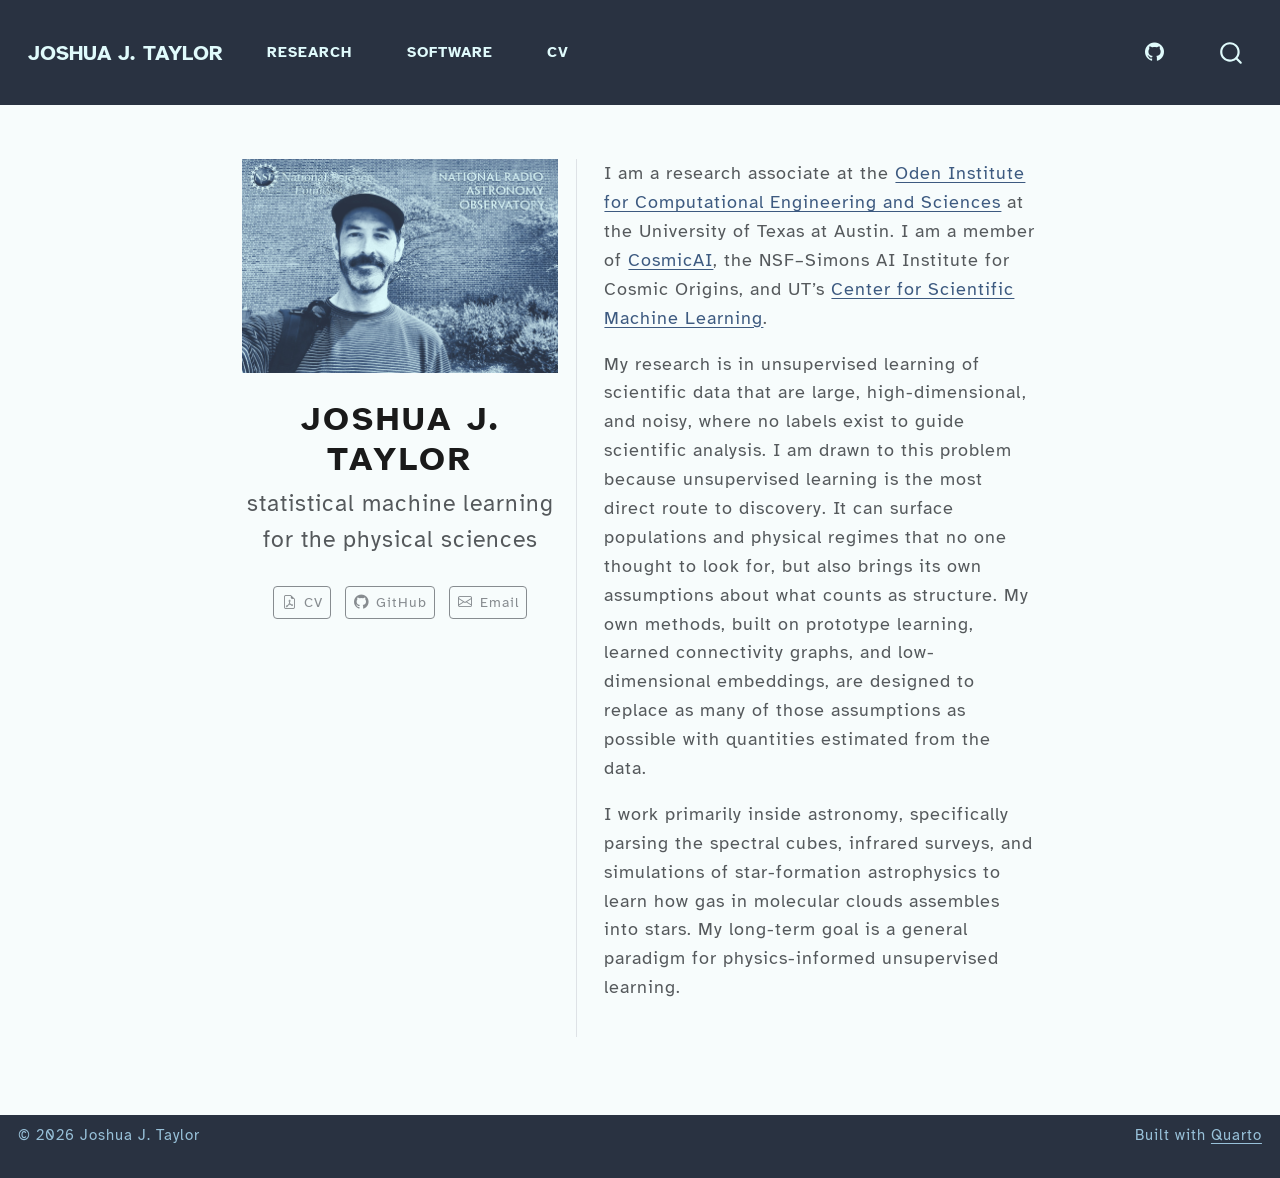
<file: docs/index.html>
<!DOCTYPE html>
<html xmlns="http://www.w3.org/1999/xhtml" lang="en" xml:lang="en"><head>

<meta charset="utf-8">
<meta name="generator" content="quarto-1.11.9">

<meta name="viewport" content="width=device-width, initial-scale=1.0, user-scalable=yes">


<title>Joshua J. Taylor</title>
<style>
/* Default styles provided by pandoc.
** See https://pandoc.org/MANUAL.html#variables-for-html for config info.
*/
span.smallcaps{font-variant: small-caps;}
div.columns{display: flex; gap: 1.5em;}
div.column{flex: auto;}
@media screen {
div.columns{gap: min(4vw, 1.5em);}
div.column{overflow-x: auto;}
}
div.hanging-indent{margin-left: 1.5em; text-indent: -1.5em;}
ul.task-list{list-style: none;}
ul.task-list li input[type="checkbox"] {
  width: 0.8em;
  margin: 0 0.8em 0.2em -1em; /* quarto-specific, see https://github.com/quarto-dev/quarto-cli/issues/4556 */ 
  vertical-align: middle;
}
</style>


<script src="site_libs/quarto-nav/quarto-nav.js"></script>
<script src="site_libs/quarto-nav/headroom.min.js"></script>
<script src="site_libs/clipboard/clipboard.min.js"></script>
<script src="site_libs/quarto-search/autocomplete.umd.js"></script>
<script src="site_libs/quarto-search/fuse.min.js"></script>
<script src="site_libs/quarto-search/quarto-search.js"></script>
<meta name="quarto:offset" content="./">
<script src="site_libs/quarto-html/quarto.js" type="module"></script>
<script src="site_libs/quarto-html/tabsets/tabsets.js" type="module"></script>
<script src="site_libs/quarto-html/scrollable-regions/scrollable-regions.js" type="module"></script>
<script src="site_libs/quarto-html/popper.min.js"></script>
<script src="site_libs/quarto-html/tippy.umd.min.js"></script>
<link href="site_libs/quarto-html/tippy.css" rel="stylesheet">
<link href="site_libs/quarto-html/quarto-syntax-highlighting-5a8ea6506bd74de719dafad1d662b7b4.css" rel="stylesheet" class="quarto-color-scheme" id="quarto-text-highlighting-styles">
<link href="site_libs/quarto-html/quarto-syntax-highlighting-dark-31f71cfee8fb6cb433a9ce015cec3520.css" rel="stylesheet" class="quarto-color-scheme quarto-color-alternate" id="quarto-text-highlighting-styles">
<link href="site_libs/quarto-html/quarto-syntax-highlighting-5a8ea6506bd74de719dafad1d662b7b4.css" rel="stylesheet" class="quarto-color-scheme-extra" id="quarto-text-highlighting-styles">
<script src="site_libs/bootstrap/bootstrap.min.js"></script>
<link href="site_libs/bootstrap/bootstrap-icons.css" rel="stylesheet">
<link href="site_libs/bootstrap/bootstrap-e5299f4276e69b5df6ccdc1df685c2fe.min.css" rel="stylesheet" append-hash="true" class="quarto-color-scheme" id="quarto-bootstrap" data-mode="light">
<link href="site_libs/bootstrap/bootstrap-dark-e5299f4276e69b5df6ccdc1df685c2fe.min.css" rel="stylesheet" append-hash="true" class="quarto-color-scheme quarto-color-alternate" id="quarto-bootstrap" data-mode="light">
<link href="site_libs/bootstrap/bootstrap-e5299f4276e69b5df6ccdc1df685c2fe.min.css" rel="stylesheet" append-hash="true" class="quarto-color-scheme-extra" id="quarto-bootstrap" data-mode="light">
<script id="quarto-search-options" type="application/json">{
  "location": "navbar",
  "copy-button": false,
  "collapse-after": 3,
  "panel-placement": "end",
  "type": "overlay",
  "limit": 50,
  "keyboard-shortcut": [
    "f",
    "/",
    "s"
  ],
  "show-item-context": false,
  "language": {
    "search-no-results-text": "No results",
    "search-matching-documents-text": "matching documents",
    "search-copy-link-title": "Copy link to search",
    "search-hide-matches-text": "Hide additional matches",
    "search-more-match-text": "more match in this document",
    "search-more-matches-text": "more matches in this document",
    "search-clear-button-title": "Clear",
    "search-text-placeholder": "",
    "search-detached-cancel-button-title": "Cancel",
    "search-submit-button-title": "Submit",
    "search-label": "Search"
  }
}</script>


</head>

<body class="nav-fixed fullcontent quarto-light"><a id="quarto-skip-link" class="visually-hidden-focusable" href="#quarto-document-content">Skip to main content</a>

<div id="quarto-search-results"></div>
  <header id="quarto-header" class="headroom fixed-top">
    <nav class="navbar navbar-expand-lg " data-bs-theme="dark" aria-label="Site">
      <div class="navbar-container container-fluid">
      <div class="navbar-brand-container mx-auto">
    <a class="navbar-brand" href="./index.html">
    <span class="navbar-title">Joshua J. Taylor</span>
    </a>
  </div>
          <button class="navbar-toggler" type="button" data-bs-toggle="collapse" data-bs-target="#navbarCollapse" aria-controls="navbarCollapse" aria-expanded="false" aria-label="Toggle navigation" onclick="if (window.quartoToggleHeadroom) { window.quartoToggleHeadroom(); }">
  <span class="navbar-toggler-icon"></span>
</button>
          <div class="collapse navbar-collapse" id="navbarCollapse">
            <ul class="navbar-nav navbar-nav-scroll me-auto">
  <li class="nav-item">
    <a class="nav-link" href="./research.html"> 
<span class="menu-text">Research</span></a>
  </li>  
  <li class="nav-item">
    <a class="nav-link" href="./software.html"> 
<span class="menu-text">Software</span></a>
  </li>  
  <li class="nav-item">
    <a class="nav-link" href="./cv.html"> 
<span class="menu-text">CV</span></a>
  </li>  
</ul>
            <ul class="navbar-nav navbar-nav-scroll ms-auto">
  <li class="nav-item compact">
    <a class="nav-link" href="https://github.com/jjtphd"> <i class="bi bi-github" role="img" aria-label="GitHub">
</i> 
<span class="menu-text"></span></a>
  </li>  
</ul>
          </div> <!-- /navcollapse -->
            <div class="quarto-navbar-tools">
</div>
            <div id="quarto-search" class="" title="Search"></div>
      </div> <!-- /container-fluid -->
    </nav>
</header>
<!-- content -->
<div id="quarto-content" class="quarto-container page-columns page-rows-contents page-layout-article page-navbar">
<!-- sidebar -->
<!-- margin-sidebar -->
    
<!-- main -->
<div class="quarto-about-trestles">
  <div class="about-entity">
    <img src="images/portrait_nrao_tri_blue.jpg" class="about-image
  rectangle " style="width: 100%;">
<header id="title-block-header" class="quarto-title-block default">
<div class="quarto-title">
<h1 class="title">Joshua J. Taylor</h1>
<p class="subtitle lead">statistical machine learning for the physical sciences</p>
</div>
<div class="quarto-title-meta">
  </div>
</header>
    <div class="about-links">
  <a href="/files/JTaylor_CV.pdf" class="about-link" rel="" target="">
    <i class="bi bi-file-earmark-pdf"></i>
     <span class="about-link-text">CV</span>
  </a>
  <a href="https://github.com/jjtphd" class="about-link" rel="" target="">
    <i class="bi bi-github"></i>
     <span class="about-link-text">GitHub</span>
  </a>
  <a href="mailto:joshtaylor@utexas.edu" class="about-link" rel="" target="">
    <i class="bi bi-envelope"></i>
     <span class="about-link-text">Email</span>
  </a>
</div>
  </div>
  <div class="about-contents"><main class="content" id="quarto-document-content" tabindex="-1">
<p>I am a research associate at the <a href="https://oden.utexas.edu/">Oden Institute for Computational Engineering and Sciences</a> at the University of Texas at Austin. I am a member of <a href="https://www.cosmicai.org/">CosmicAI</a>, the NSF–Simons AI Institute for Cosmic Origins, and UT’s <a href="https://oden.utexas.edu/research/centers-and-groups/center-for-scientific-machine-learning/">Center for Scientific Machine Learning</a>.</p>
<p>My research is in unsupervised learning of scientific data that are large, high-dimensional, and noisy, where no labels exist to guide scientific analysis. I am drawn to this problem because unsupervised learning is the most direct route to discovery. It can surface populations and physical regimes that no one thought to look for, but also brings its own assumptions about what counts as structure. My own methods, built on prototype learning, learned connectivity graphs, and low-dimensional embeddings, are designed to replace as many of those assumptions as possible with quantities estimated from the data.</p>
<p>I work primarily inside astronomy, specifically parsing the spectral cubes, infrared surveys, and simulations of star-formation astrophysics to learn how gas in molecular clouds assembles into stars. My long-term goal is a general paradigm for physics-informed unsupervised learning.</p>


</main></div>
</div>
 <!-- /main -->
<script id="quarto-html-after-body" type="application/javascript">
  window.document.addEventListener("DOMContentLoaded", function (event) {
    const isCodeAnnotation = (el) => {
      for (const clz of el.classList) {
        if (clz.startsWith('code-annotation-')) {                     
          return true;
        }
      }
      return false;
    }
    const onCopySuccess = function(e) {
      // button target
      const button = e.trigger;
      // don't keep focus
      button.blur();
      // flash "checked"
      button.classList.add('code-copy-button-checked');
      var currentTitle = button.getAttribute("title");
      button.setAttribute("title", "Copied!");
      let tooltip;
      if (window.bootstrap) {
        button.setAttribute("data-bs-toggle", "tooltip");
        button.setAttribute("data-bs-placement", "left");
        button.setAttribute("data-bs-title", "Copied!");
        tooltip = new bootstrap.Tooltip(button, 
          { trigger: "manual", 
            customClass: "code-copy-button-tooltip",
            offset: [0, -8]});
        tooltip.show();    
      }
      setTimeout(function() {
        if (tooltip) {
          tooltip.hide();
          button.removeAttribute("data-bs-title");
          button.removeAttribute("data-bs-toggle");
          button.removeAttribute("data-bs-placement");
        }
        button.setAttribute("title", currentTitle);
        button.classList.remove('code-copy-button-checked');
      }, 1000);
      // clear code selection
      e.clearSelection();
    }
    const getTextToCopy = function(trigger) {
      const outerScaffold = trigger.parentElement.cloneNode(true);
      const codeEl = outerScaffold.querySelector('code');
      for (const childEl of codeEl.children) {
        if (isCodeAnnotation(childEl)) {
          childEl.remove();
        }
      }
      return codeEl.innerText;
    }
    const clipboard = new window.ClipboardJS('.code-copy-button:not([data-in-quarto-modal])', {
      text: getTextToCopy
    });
    clipboard.on('success', onCopySuccess);
    if (window.document.getElementById('quarto-embedded-source-code-modal')) {
      const clipboardModal = new window.ClipboardJS('.code-copy-button[data-in-quarto-modal]', {
        text: getTextToCopy,
        container: window.document.getElementById('quarto-embedded-source-code-modal')
      });
      clipboardModal.on('success', onCopySuccess);
    }
      var localhostRegex = new RegExp(/^(?:http|https):\/\/localhost\:?[0-9]*\//);
      var mailtoRegex = new RegExp(/^mailto:/);
        var filterRegex = new RegExp("https:\/\/jjtphd\.github\.io");
      const newWindowLabel = "(opens in a new tab)";
      const newWindowNoteId = "quarto-ext-newwindow-label";
      // Links reference one hidden label through aria-describedby, so the
      // announcement never changes their accessible name.
      var describeNewWindow = (link) => {
        if (!window.document.getElementById(newWindowNoteId)) {
          var newWindowNote = window.document.createElement("span");
          newWindowNote.id = newWindowNoteId;
          newWindowNote.hidden = true;
          newWindowNote.textContent = newWindowLabel;
          window.document.body.appendChild(newWindowNote);
        }
        var describedBy = (link.getAttribute("aria-describedby") || "").split(/\s+/).filter(Boolean);
        if (!describedBy.includes(newWindowNoteId)) {
          describedBy.push(newWindowNoteId);
          link.setAttribute("aria-describedby", describedBy.join(" "));
        }
      }
      var isInternal = (href) => {
          return filterRegex.test(href) || localhostRegex.test(href) || mailtoRegex.test(href);
      }
      // Inspect non-navigation links and adorn them if external
      window.quartoDecorateExternalLinks = function (root) {
     var links = (root || window.document).querySelectorAll('a[href]:not(.nav-link):not(.navbar-brand):not(.toc-action):not(.sidebar-link):not(.sidebar-item-toggle):not(.pagination-link):not(.no-external):not([aria-hidden]):not(.dropdown-item):not(.quarto-navigation-tool):not(.about-link)');
      for (var i=0; i<links.length; i++) {
        const link = links[i];
        if (!isInternal(link.href)) {
          // undo the damage that might have been done by quarto-nav.js in the case of
          // links that we want to consider external
          if (link.dataset.originalHref !== undefined) {
            link.href = link.dataset.originalHref;
          }
            // target, if specified
            link.setAttribute("target", "_blank");
            if (link.getAttribute("rel") === null) {
              link.setAttribute("rel", "noopener");
            }
            describeNewWindow(link);
          if (!link.classList.contains('no-external-icon')) {
          }
        }
      }
      };
      window.quartoDecorateExternalLinks(window.document);
    // Esc closes the popup (WCAG 1.4.13) and focus leaving both trigger and
    // popup closes it (WCAG 2.4.11); tippy handles neither for interactive popups.
    const hideOnEscAndFocusOut = {
      name: 'hideOnEscAndFocusOut',
      defaultValue: true,
      fn(instance) {
        const dismiss = () => {
          // A show scheduled by the trigger delay would otherwise reopen it
          instance.clearDelayTimeouts();
          instance.hide();
        };
        const onKeyDown = (event) => {
          if (event.key !== 'Escape') {
            return;
          }
          // Keep Esc from also reaching page handlers (e.g. reveal.js overview),
          // except an open reveal.js slide menu, which Esc should close too.
          // The menu handles keys only when its keyboard option is on.
          const menuHandlesEsc = window.Reveal?.getPlugin?.('menu')?.isOpen() &&
            window.Reveal.getConfig().menu?.keyboard !== false;
          if (!menuHandlesEsc) {
            event.stopPropagation();
          }
          if (instance.popper.contains(window.document.activeElement)) {
            // Disabled while refocusing so the focus trigger does not reopen it
            instance.disable();
            instance.reference.focus();
            instance.enable();
          }
          dismiss();
        };
        const onFocusOut = (event) => {
          const target = event.relatedTarget;
          if (target && !instance.reference.contains(target) &&
              !instance.popper.contains(target)) {
            dismiss();
          }
        };
        // On the trigger too: a click trigger (code-annotations: select) has no
        // blur handling. Attached for the instance's lifetime so leaving the
        // trigger also cancels a show still pending on the trigger delay.
        instance.reference.addEventListener('focusout', onFocusOut);
        return {
          onShow() {
            window.document.addEventListener('keydown', onKeyDown, true);
            instance.popper.addEventListener('focusout', onFocusOut);
          },
          onHide() {
            window.document.removeEventListener('keydown', onKeyDown, true);
            instance.popper.removeEventListener('focusout', onFocusOut);
          },
          onDestroy() {
            instance.reference.removeEventListener('focusout', onFocusOut);
          },
        };
      },
    };
    function tippyHover(el, contentFn, onTriggerFn, onUntriggerFn) {
      const config = {
        allowHTML: true,
        maxWidth: 500,
        delay: 100,
        arrow: false,
        appendTo: function(el) {
            return el.parentElement;
        },
        interactive: true,
        interactiveBorder: 10,
        theme: 'quarto',
        placement: 'bottom-start',
        plugins: [hideOnEscAndFocusOut],
      };
      if (contentFn) {
        config.content = contentFn;
      }
      if (onTriggerFn) {
        config.onTrigger = onTriggerFn;
      }
      if (onUntriggerFn) {
        config.onUntrigger = onUntriggerFn;
      }
      window.tippy(el, config); 
    }
    const noterefs = window.document.querySelectorAll('a[role="doc-noteref"]');
    for (var i=0; i<noterefs.length; i++) {
      const ref = noterefs[i];
      tippyHover(ref, function() {
        // use id or data attribute instead here
        let href = ref.getAttribute('data-footnote-href') || ref.getAttribute('href');
        try { href = new URL(href).hash; } catch {}
        const id = href.replace(/^#\/?/, "");
        const note = window.document.getElementById(id);
        if (note) {
          return note.innerHTML;
        } else {
          return "";
        }
      });
    }
    const xrefs = window.document.querySelectorAll('a.quarto-xref');
    const processXRef = (id, note) => {
      // Strip column container classes
      const stripColumnClz = (el) => {
        el.classList.remove("page-full", "page-columns");
        if (el.children) {
          for (const child of el.children) {
            stripColumnClz(child);
          }
        }
      }
      stripColumnClz(note)
      if (id === null || id.startsWith('sec-')) {
        // Special case sections, only their first couple elements
        const container = document.createElement("div");
        if (note.children && note.children.length > 2) {
          container.appendChild(note.children[0].cloneNode(true));
          for (let i = 1; i < note.children.length; i++) {
            const child = note.children[i];
            if (child.tagName === "P" && child.innerText === "") {
              continue;
            } else {
              container.appendChild(child.cloneNode(true));
              break;
            }
          }
          if (window.Quarto?.typesetMath) {
            window.Quarto.typesetMath(container);
          }
          return container.innerHTML
        } else {
          if (window.Quarto?.typesetMath) {
            window.Quarto.typesetMath(note);
          }
          return note.innerHTML;
        }
      } else {
        // Remove any anchor links if they are present
        const anchorLink = note.querySelector('a.anchorjs-link');
        if (anchorLink) {
          anchorLink.remove();
        }
        if (window.Quarto?.typesetMath) {
          window.Quarto.typesetMath(note);
        }
        if (note.classList.contains("callout")) {
          return note.outerHTML;
        } else {
          return note.innerHTML;
        }
      }
    }
    for (var i=0; i<xrefs.length; i++) {
      const xref = xrefs[i];
      tippyHover(xref, undefined, function(instance) {
        instance.disable();
        let url = xref.getAttribute('href');
        let hash = undefined; 
        if (url.startsWith('#')) {
          hash = url;
        } else {
          try { hash = new URL(url).hash; } catch {}
        }
        if (hash) {
          const id = hash.replace(/^#\/?/, "");
          const note = window.document.getElementById(id);
          if (note !== null) {
            try {
              const html = processXRef(id, note.cloneNode(true));
              instance.setContent(html);
            } finally {
              instance.enable();
              instance.show();
            }
          } else {
            // See if we can fetch this
            fetch(url.split('#')[0])
            .then(res => res.text())
            .then(html => {
              const parser = new DOMParser();
              const htmlDoc = parser.parseFromString(html, "text/html");
              const note = htmlDoc.getElementById(id);
              if (note !== null) {
                const html = processXRef(id, note);
                instance.setContent(html);
              } 
            }).finally(() => {
              instance.enable();
              instance.show();
            });
          }
        } else {
          // See if we can fetch a full url (with no hash to target)
          // This is a special case and we should probably do some content thinning / targeting
          fetch(url)
          .then(res => res.text())
          .then(html => {
            const parser = new DOMParser();
            const htmlDoc = parser.parseFromString(html, "text/html");
            const note = htmlDoc.querySelector('main.content');
            if (note !== null) {
              // This should only happen for chapter cross references
              // (since there is no id in the URL)
              // remove the first header
              if (note.children.length > 0 && note.children[0].tagName === "HEADER") {
                note.children[0].remove();
              }
              const html = processXRef(null, note);
              instance.setContent(html);
            } 
          }).finally(() => {
            instance.enable();
            instance.show();
          });
        }
      }, function(instance) {
      });
    }
        let selectedAnnoteEl;
        const selectorForAnnotation = ( cell, annotation) => {
          let cellAttr = 'data-code-cell="' + cell + '"';
          let lineAttr = 'data-code-annotation="' +  annotation + '"';
          const selector = 'span[' + cellAttr + '][' + lineAttr + ']';
          return selector;
        }
        const selectCodeLines = (annoteEl) => {
          const doc = window.document;
          const targetCell = annoteEl.getAttribute("data-target-cell");
          const targetAnnotation = annoteEl.getAttribute("data-target-annotation");
          const annoteSpan = window.document.querySelector(selectorForAnnotation(targetCell, targetAnnotation));
          const lines = annoteSpan.getAttribute("data-code-lines").split(",");
          const lineIds = lines.map((line) => {
            return targetCell + "-" + line;
          })
          // Each band is positioned against its own containing block, which is
          // not the offsetParent of the lines, so place it from client rects.
          const placeBand = (band, firstEl, lastEl, codeBlock) => {
            const container = band.offsetParent;
            if (container === null) {
              return;
            }
            const containerRect = container.getBoundingClientRect();
            // Reveal.js scales slides with a transform, so convert client
            // pixels back to the CSS pixels of the container.
            const scale = containerRect.height / container.offsetHeight || 1;
            const firstRect = firstEl.getBoundingClientRect();
            const lastRect = lastEl.getBoundingClientRect();
            const top = (firstRect.top - containerRect.top) / scale - container.clientTop + container.scrollTop;
            const height = (lastRect.bottom - firstRect.top) / scale;
            band.style.top = top - 2 + "px";
            band.style.height = height + 4 + "px";
            if (codeBlock) {
              // Without the copy button wrapper, the containing block is wider
              // than the code block, so span the code block explicitly.
              const blockRect = codeBlock.getBoundingClientRect();
              band.style.left = (blockRect.left - containerRect.left) / scale - container.clientLeft + container.scrollLeft + "px";
              band.style.width = blockRect.width / scale + "px";
            }
          };
          if (lineIds.length > 0) {
            const el = window.document.getElementById(lineIds[0]);
            const lastEl = window.document.getElementById(lineIds[lineIds.length - 1]);
            const parent = el.parentElement.parentElement;
            // cook up a div (if necessary) and position it
            let div = window.document.getElementById("code-annotation-line-highlight");
            if (div === null) {
              div = window.document.createElement("div");
              div.setAttribute("id", "code-annotation-line-highlight");
              div.style.position = 'absolute';
              parent.appendChild(div);
            }
            placeBand(div, el, lastEl, parent.closest("div.sourceCode") || parent);
            let gutterDiv = window.document.getElementById("code-annotation-line-highlight-gutter");
            if (gutterDiv === null) {
              gutterDiv = window.document.createElement("div");
              gutterDiv.setAttribute("id", "code-annotation-line-highlight-gutter");
              gutterDiv.style.position = 'absolute';
              const codeCell = window.document.getElementById(targetCell);
              const gutter = codeCell.querySelector('.code-annotation-gutter');
              gutter.appendChild(gutterDiv);
            }
            placeBand(gutterDiv, el, lastEl);
            selectedAnnoteEl = annoteEl;
          }
        };
        const unselectCodeLines = () => {
          const elementsIds = ["code-annotation-line-highlight", "code-annotation-line-highlight-gutter"];
          elementsIds.forEach((elId) => {
            const div = window.document.getElementById(elId);
            if (div) {
              div.remove();
            }
          });
          selectedAnnoteEl = undefined;
        };
          // Handle positioning of the toggle
      window.addEventListener(
        "resize",
        throttle(() => {
          elRect = undefined;
          if (selectedAnnoteEl) {
            selectCodeLines(selectedAnnoteEl);
          }
        }, 10)
      );
      function throttle(fn, ms) {
      let throttle = false;
      let timer;
        return (...args) => {
          if(!throttle) { // first call gets through
              fn.apply(this, args);
              throttle = true;
          } else { // all the others get throttled
              if(timer) clearTimeout(timer); // cancel #2
              timer = setTimeout(() => {
                fn.apply(this, args);
                timer = throttle = false;
              }, ms);
          }
        };
      }
        // Attach click handler to the DT
        const annoteDls = window.document.querySelectorAll('dt[data-target-cell]');
        for (const annoteDlNode of annoteDls) {
          annoteDlNode.addEventListener('click', (event) => {
            const clickedEl = event.target;
            if (clickedEl !== selectedAnnoteEl) {
              unselectCodeLines();
              const activeEl = window.document.querySelector('dt[data-target-cell].code-annotation-active');
              if (activeEl) {
                activeEl.classList.remove('code-annotation-active');
              }
              selectCodeLines(clickedEl);
              clickedEl.classList.add('code-annotation-active');
            } else {
              // Unselect the line
              unselectCodeLines();
              clickedEl.classList.remove('code-annotation-active');
            }
          });
        }
    const findCites = (el) => {
      const parentEl = el.parentElement;
      if (parentEl) {
        const cites = parentEl.dataset.cites;
        if (cites) {
          return {
            el,
            cites: cites.split(' ')
          };
        } else {
          return findCites(el.parentElement)
        }
      } else {
        return undefined;
      }
    };
    var bibliorefs = window.document.querySelectorAll('a[role="doc-biblioref"]');
    for (var i=0; i<bibliorefs.length; i++) {
      const ref = bibliorefs[i];
      const citeInfo = findCites(ref);
      if (citeInfo) {
        tippyHover(citeInfo.el, function() {
          var popup = window.document.createElement('div');
          citeInfo.cites.forEach(function(cite) {
            var citeDiv = window.document.createElement('div');
            citeDiv.classList.add('hanging-indent');
            citeDiv.classList.add('csl-entry');
            var biblioDiv = window.document.getElementById('ref-' + cite);
            if (biblioDiv) {
              citeDiv.innerHTML = biblioDiv.innerHTML;
            }
            popup.appendChild(citeDiv);
          });
          return popup.innerHTML;
        });
      }
    }
  });
  </script>
  <script type="application/javascript">
  window.quartoScrollableRegionsLabels = {"code":"Scrollable code","output":"Scrollable output"};
  </script>
</div> <!-- /content -->
<footer class="footer">
  <div class="nav-footer">
    <div class="nav-footer-left">
<p>© 2026 Joshua J. Taylor</p>
</div>   
    <div class="nav-footer-center">
      &nbsp;
    </div>
    <div class="nav-footer-right">
<p>Built with <a href="https://quarto.org">Quarto</a></p>
</div>
  </div>
</footer>




</body></html>
</file>
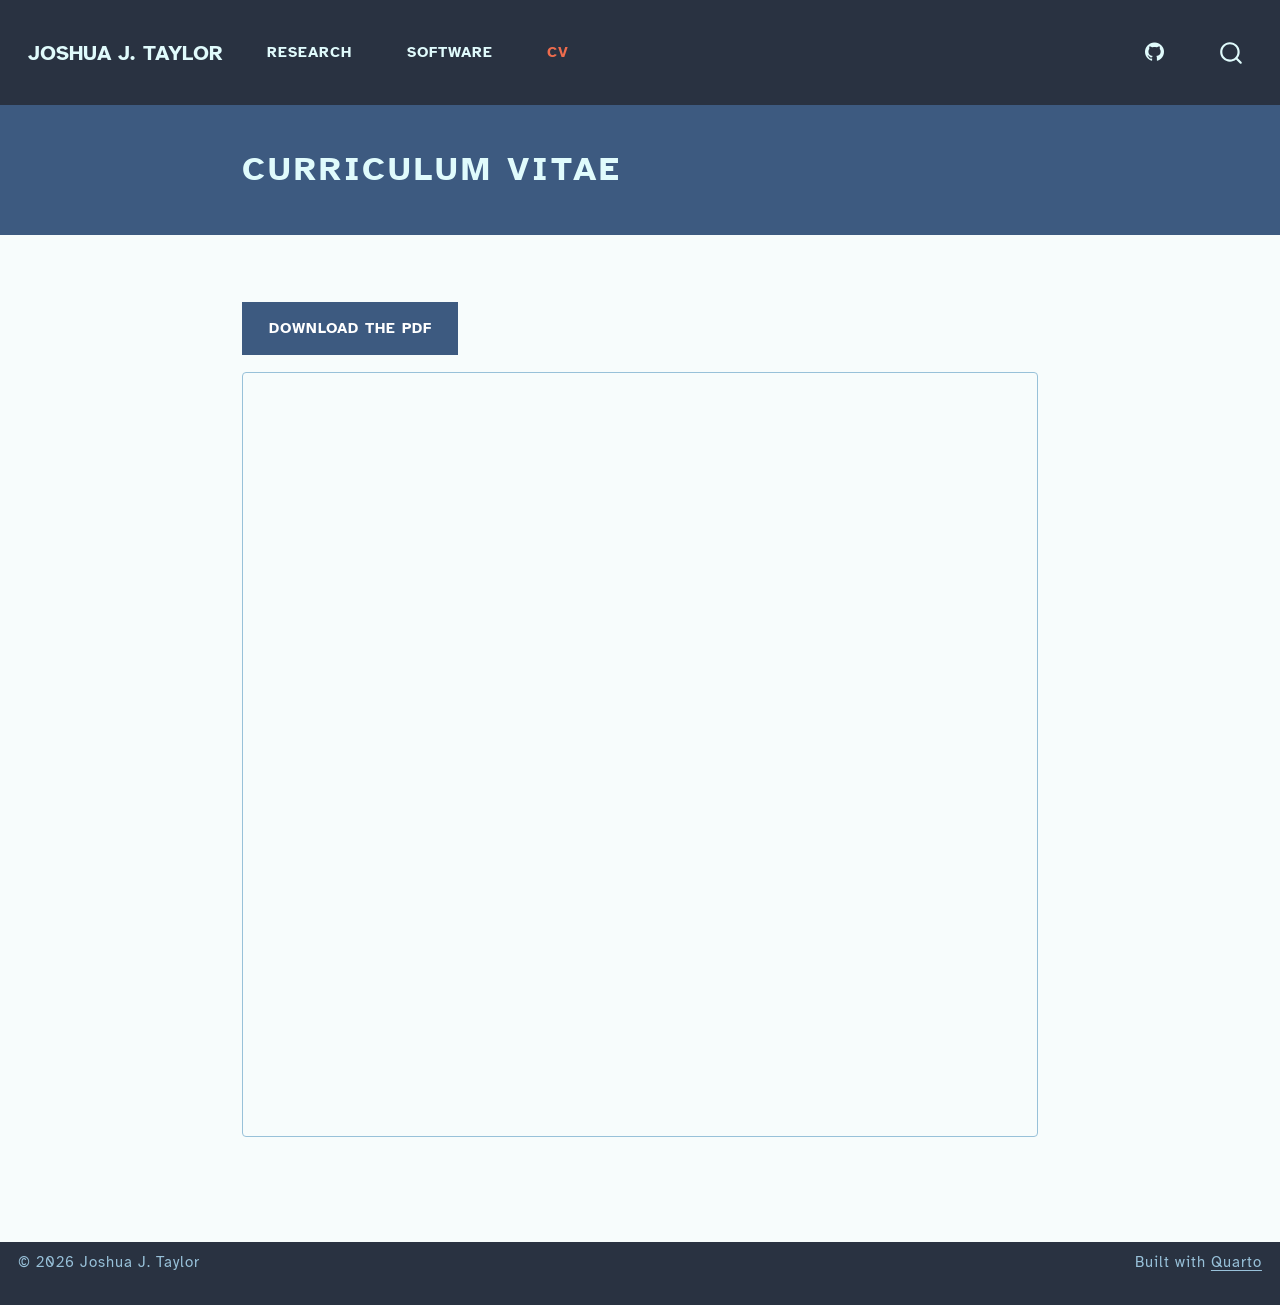
<file: docs/cv.html>
<!DOCTYPE html>
<html xmlns="http://www.w3.org/1999/xhtml" lang="en" xml:lang="en"><head>

<meta charset="utf-8">
<meta name="generator" content="quarto-1.11.9">

<meta name="viewport" content="width=device-width, initial-scale=1.0, user-scalable=yes">


<title>Curriculum Vitae – Joshua J. Taylor</title>
<style>
/* Default styles provided by pandoc.
** See https://pandoc.org/MANUAL.html#variables-for-html for config info.
*/
span.smallcaps{font-variant: small-caps;}
div.columns{display: flex; gap: 1.5em;}
div.column{flex: auto;}
@media screen {
div.columns{gap: min(4vw, 1.5em);}
div.column{overflow-x: auto;}
}
div.hanging-indent{margin-left: 1.5em; text-indent: -1.5em;}
ul.task-list{list-style: none;}
ul.task-list li input[type="checkbox"] {
  width: 0.8em;
  margin: 0 0.8em 0.2em -1em; /* quarto-specific, see https://github.com/quarto-dev/quarto-cli/issues/4556 */ 
  vertical-align: middle;
}
</style>


<script src="site_libs/quarto-nav/quarto-nav.js"></script>
<script src="site_libs/quarto-nav/headroom.min.js"></script>
<script src="site_libs/clipboard/clipboard.min.js"></script>
<script src="site_libs/quarto-search/autocomplete.umd.js"></script>
<script src="site_libs/quarto-search/fuse.min.js"></script>
<script src="site_libs/quarto-search/quarto-search.js"></script>
<meta name="quarto:offset" content="./">
<script src="site_libs/quarto-html/quarto.js" type="module"></script>
<script src="site_libs/quarto-html/tabsets/tabsets.js" type="module"></script>
<script src="site_libs/quarto-html/scrollable-regions/scrollable-regions.js" type="module"></script>
<script src="site_libs/quarto-html/popper.min.js"></script>
<script src="site_libs/quarto-html/tippy.umd.min.js"></script>
<script src="site_libs/quarto-html/anchor.min.js"></script>
<link href="site_libs/quarto-html/tippy.css" rel="stylesheet">
<link href="site_libs/quarto-html/quarto-syntax-highlighting-5a8ea6506bd74de719dafad1d662b7b4.css" rel="stylesheet" class="quarto-color-scheme" id="quarto-text-highlighting-styles">
<link href="site_libs/quarto-html/quarto-syntax-highlighting-dark-31f71cfee8fb6cb433a9ce015cec3520.css" rel="stylesheet" class="quarto-color-scheme quarto-color-alternate" id="quarto-text-highlighting-styles">
<link href="site_libs/quarto-html/quarto-syntax-highlighting-5a8ea6506bd74de719dafad1d662b7b4.css" rel="stylesheet" class="quarto-color-scheme-extra" id="quarto-text-highlighting-styles">
<script src="site_libs/bootstrap/bootstrap.min.js"></script>
<link href="site_libs/bootstrap/bootstrap-icons.css" rel="stylesheet">
<link href="site_libs/bootstrap/bootstrap-e5299f4276e69b5df6ccdc1df685c2fe.min.css" rel="stylesheet" append-hash="true" class="quarto-color-scheme" id="quarto-bootstrap" data-mode="light">
<link href="site_libs/bootstrap/bootstrap-dark-e5299f4276e69b5df6ccdc1df685c2fe.min.css" rel="stylesheet" append-hash="true" class="quarto-color-scheme quarto-color-alternate" id="quarto-bootstrap" data-mode="light">
<link href="site_libs/bootstrap/bootstrap-e5299f4276e69b5df6ccdc1df685c2fe.min.css" rel="stylesheet" append-hash="true" class="quarto-color-scheme-extra" id="quarto-bootstrap" data-mode="light">
<script id="quarto-search-options" type="application/json">{
  "location": "navbar",
  "copy-button": false,
  "collapse-after": 3,
  "panel-placement": "end",
  "type": "overlay",
  "limit": 50,
  "keyboard-shortcut": [
    "f",
    "/",
    "s"
  ],
  "show-item-context": false,
  "language": {
    "search-no-results-text": "No results",
    "search-matching-documents-text": "matching documents",
    "search-copy-link-title": "Copy link to search",
    "search-hide-matches-text": "Hide additional matches",
    "search-more-match-text": "more match in this document",
    "search-more-matches-text": "more matches in this document",
    "search-clear-button-title": "Clear",
    "search-text-placeholder": "",
    "search-detached-cancel-button-title": "Cancel",
    "search-submit-button-title": "Submit",
    "search-label": "Search"
  }
}</script>


</head>

<body class="nav-fixed fullcontent quarto-light"><a id="quarto-skip-link" class="visually-hidden-focusable" href="#quarto-document-content">Skip to main content</a>

<div id="quarto-search-results"></div>
  <header id="quarto-header" class="headroom fixed-top quarto-banner">
    <nav class="navbar navbar-expand-lg " data-bs-theme="dark" aria-label="Site">
      <div class="navbar-container container-fluid">
      <div class="navbar-brand-container mx-auto">
    <a class="navbar-brand" href="./index.html">
    <span class="navbar-title">Joshua J. Taylor</span>
    </a>
  </div>
          <button class="navbar-toggler" type="button" data-bs-toggle="collapse" data-bs-target="#navbarCollapse" aria-controls="navbarCollapse" aria-expanded="false" aria-label="Toggle navigation" onclick="if (window.quartoToggleHeadroom) { window.quartoToggleHeadroom(); }">
  <span class="navbar-toggler-icon"></span>
</button>
          <div class="collapse navbar-collapse" id="navbarCollapse">
            <ul class="navbar-nav navbar-nav-scroll me-auto">
  <li class="nav-item">
    <a class="nav-link" href="./research.html"> 
<span class="menu-text">Research</span></a>
  </li>  
  <li class="nav-item">
    <a class="nav-link" href="./software.html"> 
<span class="menu-text">Software</span></a>
  </li>  
  <li class="nav-item">
    <a class="nav-link active" href="./cv.html" aria-current="page"> 
<span class="menu-text">CV</span></a>
  </li>  
</ul>
            <ul class="navbar-nav navbar-nav-scroll ms-auto">
  <li class="nav-item compact">
    <a class="nav-link" href="https://github.com/jjtphd"> <i class="bi bi-github" role="img" aria-label="GitHub">
</i> 
<span class="menu-text"></span></a>
  </li>  
</ul>
          </div> <!-- /navcollapse -->
            <div class="quarto-navbar-tools">
</div>
            <div id="quarto-search" class="" title="Search"></div>
      </div> <!-- /container-fluid -->
    </nav>
</header>
<!-- content -->
<header id="title-block-header" class="quarto-title-block default page-columns page-full">
  <div class="quarto-title-banner page-columns page-full">
    <div class="quarto-title column-body">
      <h1 class="title">Curriculum Vitae</h1>
                      </div>
  </div>
    
  
  <div class="quarto-title-meta">

      
    
      
    </div>
    
  
  </header><div id="quarto-content" class="quarto-container page-columns page-rows-contents page-layout-article page-navbar">
<!-- sidebar -->
<!-- margin-sidebar -->
    
<!-- main -->
<main class="content quarto-banner-title-block" id="quarto-document-content" tabindex="-1">





<p><a href="files/JTaylor_CV.pdf" class="btn btn-primary">Download the PDF</a></p>
<iframe class="cv-frame" src="files/JTaylor_CV.pdf">
</iframe>



</main> <!-- /main -->
<script id="quarto-html-after-body" type="application/javascript">
  window.document.addEventListener("DOMContentLoaded", function (event) {
    const icon = "";
    const anchorJS = new window.AnchorJS();
    anchorJS.options = {
      placement: 'right',
      icon: icon
    };
    anchorJS.add('.anchored');
    const isCodeAnnotation = (el) => {
      for (const clz of el.classList) {
        if (clz.startsWith('code-annotation-')) {                     
          return true;
        }
      }
      return false;
    }
    const onCopySuccess = function(e) {
      // button target
      const button = e.trigger;
      // don't keep focus
      button.blur();
      // flash "checked"
      button.classList.add('code-copy-button-checked');
      var currentTitle = button.getAttribute("title");
      button.setAttribute("title", "Copied!");
      let tooltip;
      if (window.bootstrap) {
        button.setAttribute("data-bs-toggle", "tooltip");
        button.setAttribute("data-bs-placement", "left");
        button.setAttribute("data-bs-title", "Copied!");
        tooltip = new bootstrap.Tooltip(button, 
          { trigger: "manual", 
            customClass: "code-copy-button-tooltip",
            offset: [0, -8]});
        tooltip.show();    
      }
      setTimeout(function() {
        if (tooltip) {
          tooltip.hide();
          button.removeAttribute("data-bs-title");
          button.removeAttribute("data-bs-toggle");
          button.removeAttribute("data-bs-placement");
        }
        button.setAttribute("title", currentTitle);
        button.classList.remove('code-copy-button-checked');
      }, 1000);
      // clear code selection
      e.clearSelection();
    }
    const getTextToCopy = function(trigger) {
      const outerScaffold = trigger.parentElement.cloneNode(true);
      const codeEl = outerScaffold.querySelector('code');
      for (const childEl of codeEl.children) {
        if (isCodeAnnotation(childEl)) {
          childEl.remove();
        }
      }
      return codeEl.innerText;
    }
    const clipboard = new window.ClipboardJS('.code-copy-button:not([data-in-quarto-modal])', {
      text: getTextToCopy
    });
    clipboard.on('success', onCopySuccess);
    if (window.document.getElementById('quarto-embedded-source-code-modal')) {
      const clipboardModal = new window.ClipboardJS('.code-copy-button[data-in-quarto-modal]', {
        text: getTextToCopy,
        container: window.document.getElementById('quarto-embedded-source-code-modal')
      });
      clipboardModal.on('success', onCopySuccess);
    }
      var localhostRegex = new RegExp(/^(?:http|https):\/\/localhost\:?[0-9]*\//);
      var mailtoRegex = new RegExp(/^mailto:/);
        var filterRegex = new RegExp("https:\/\/jjtphd\.github\.io");
      const newWindowLabel = "(opens in a new tab)";
      const newWindowNoteId = "quarto-ext-newwindow-label";
      // Links reference one hidden label through aria-describedby, so the
      // announcement never changes their accessible name.
      var describeNewWindow = (link) => {
        if (!window.document.getElementById(newWindowNoteId)) {
          var newWindowNote = window.document.createElement("span");
          newWindowNote.id = newWindowNoteId;
          newWindowNote.hidden = true;
          newWindowNote.textContent = newWindowLabel;
          window.document.body.appendChild(newWindowNote);
        }
        var describedBy = (link.getAttribute("aria-describedby") || "").split(/\s+/).filter(Boolean);
        if (!describedBy.includes(newWindowNoteId)) {
          describedBy.push(newWindowNoteId);
          link.setAttribute("aria-describedby", describedBy.join(" "));
        }
      }
      var isInternal = (href) => {
          return filterRegex.test(href) || localhostRegex.test(href) || mailtoRegex.test(href);
      }
      // Inspect non-navigation links and adorn them if external
      window.quartoDecorateExternalLinks = function (root) {
     var links = (root || window.document).querySelectorAll('a[href]:not(.nav-link):not(.navbar-brand):not(.toc-action):not(.sidebar-link):not(.sidebar-item-toggle):not(.pagination-link):not(.no-external):not([aria-hidden]):not(.dropdown-item):not(.quarto-navigation-tool):not(.about-link)');
      for (var i=0; i<links.length; i++) {
        const link = links[i];
        if (!isInternal(link.href)) {
          // undo the damage that might have been done by quarto-nav.js in the case of
          // links that we want to consider external
          if (link.dataset.originalHref !== undefined) {
            link.href = link.dataset.originalHref;
          }
            // target, if specified
            link.setAttribute("target", "_blank");
            if (link.getAttribute("rel") === null) {
              link.setAttribute("rel", "noopener");
            }
            describeNewWindow(link);
          if (!link.classList.contains('no-external-icon')) {
          }
        }
      }
      };
      window.quartoDecorateExternalLinks(window.document);
    // Esc closes the popup (WCAG 1.4.13) and focus leaving both trigger and
    // popup closes it (WCAG 2.4.11); tippy handles neither for interactive popups.
    const hideOnEscAndFocusOut = {
      name: 'hideOnEscAndFocusOut',
      defaultValue: true,
      fn(instance) {
        const dismiss = () => {
          // A show scheduled by the trigger delay would otherwise reopen it
          instance.clearDelayTimeouts();
          instance.hide();
        };
        const onKeyDown = (event) => {
          if (event.key !== 'Escape') {
            return;
          }
          // Keep Esc from also reaching page handlers (e.g. reveal.js overview),
          // except an open reveal.js slide menu, which Esc should close too.
          // The menu handles keys only when its keyboard option is on.
          const menuHandlesEsc = window.Reveal?.getPlugin?.('menu')?.isOpen() &&
            window.Reveal.getConfig().menu?.keyboard !== false;
          if (!menuHandlesEsc) {
            event.stopPropagation();
          }
          if (instance.popper.contains(window.document.activeElement)) {
            // Disabled while refocusing so the focus trigger does not reopen it
            instance.disable();
            instance.reference.focus();
            instance.enable();
          }
          dismiss();
        };
        const onFocusOut = (event) => {
          const target = event.relatedTarget;
          if (target && !instance.reference.contains(target) &&
              !instance.popper.contains(target)) {
            dismiss();
          }
        };
        // On the trigger too: a click trigger (code-annotations: select) has no
        // blur handling. Attached for the instance's lifetime so leaving the
        // trigger also cancels a show still pending on the trigger delay.
        instance.reference.addEventListener('focusout', onFocusOut);
        return {
          onShow() {
            window.document.addEventListener('keydown', onKeyDown, true);
            instance.popper.addEventListener('focusout', onFocusOut);
          },
          onHide() {
            window.document.removeEventListener('keydown', onKeyDown, true);
            instance.popper.removeEventListener('focusout', onFocusOut);
          },
          onDestroy() {
            instance.reference.removeEventListener('focusout', onFocusOut);
          },
        };
      },
    };
    function tippyHover(el, contentFn, onTriggerFn, onUntriggerFn) {
      const config = {
        allowHTML: true,
        maxWidth: 500,
        delay: 100,
        arrow: false,
        appendTo: function(el) {
            return el.parentElement;
        },
        interactive: true,
        interactiveBorder: 10,
        theme: 'quarto',
        placement: 'bottom-start',
        plugins: [hideOnEscAndFocusOut],
      };
      if (contentFn) {
        config.content = contentFn;
      }
      if (onTriggerFn) {
        config.onTrigger = onTriggerFn;
      }
      if (onUntriggerFn) {
        config.onUntrigger = onUntriggerFn;
      }
      window.tippy(el, config); 
    }
    const noterefs = window.document.querySelectorAll('a[role="doc-noteref"]');
    for (var i=0; i<noterefs.length; i++) {
      const ref = noterefs[i];
      tippyHover(ref, function() {
        // use id or data attribute instead here
        let href = ref.getAttribute('data-footnote-href') || ref.getAttribute('href');
        try { href = new URL(href).hash; } catch {}
        const id = href.replace(/^#\/?/, "");
        const note = window.document.getElementById(id);
        if (note) {
          return note.innerHTML;
        } else {
          return "";
        }
      });
    }
    const xrefs = window.document.querySelectorAll('a.quarto-xref');
    const processXRef = (id, note) => {
      // Strip column container classes
      const stripColumnClz = (el) => {
        el.classList.remove("page-full", "page-columns");
        if (el.children) {
          for (const child of el.children) {
            stripColumnClz(child);
          }
        }
      }
      stripColumnClz(note)
      if (id === null || id.startsWith('sec-')) {
        // Special case sections, only their first couple elements
        const container = document.createElement("div");
        if (note.children && note.children.length > 2) {
          container.appendChild(note.children[0].cloneNode(true));
          for (let i = 1; i < note.children.length; i++) {
            const child = note.children[i];
            if (child.tagName === "P" && child.innerText === "") {
              continue;
            } else {
              container.appendChild(child.cloneNode(true));
              break;
            }
          }
          if (window.Quarto?.typesetMath) {
            window.Quarto.typesetMath(container);
          }
          return container.innerHTML
        } else {
          if (window.Quarto?.typesetMath) {
            window.Quarto.typesetMath(note);
          }
          return note.innerHTML;
        }
      } else {
        // Remove any anchor links if they are present
        const anchorLink = note.querySelector('a.anchorjs-link');
        if (anchorLink) {
          anchorLink.remove();
        }
        if (window.Quarto?.typesetMath) {
          window.Quarto.typesetMath(note);
        }
        if (note.classList.contains("callout")) {
          return note.outerHTML;
        } else {
          return note.innerHTML;
        }
      }
    }
    for (var i=0; i<xrefs.length; i++) {
      const xref = xrefs[i];
      tippyHover(xref, undefined, function(instance) {
        instance.disable();
        let url = xref.getAttribute('href');
        let hash = undefined; 
        if (url.startsWith('#')) {
          hash = url;
        } else {
          try { hash = new URL(url).hash; } catch {}
        }
        if (hash) {
          const id = hash.replace(/^#\/?/, "");
          const note = window.document.getElementById(id);
          if (note !== null) {
            try {
              const html = processXRef(id, note.cloneNode(true));
              instance.setContent(html);
            } finally {
              instance.enable();
              instance.show();
            }
          } else {
            // See if we can fetch this
            fetch(url.split('#')[0])
            .then(res => res.text())
            .then(html => {
              const parser = new DOMParser();
              const htmlDoc = parser.parseFromString(html, "text/html");
              const note = htmlDoc.getElementById(id);
              if (note !== null) {
                const html = processXRef(id, note);
                instance.setContent(html);
              } 
            }).finally(() => {
              instance.enable();
              instance.show();
            });
          }
        } else {
          // See if we can fetch a full url (with no hash to target)
          // This is a special case and we should probably do some content thinning / targeting
          fetch(url)
          .then(res => res.text())
          .then(html => {
            const parser = new DOMParser();
            const htmlDoc = parser.parseFromString(html, "text/html");
            const note = htmlDoc.querySelector('main.content');
            if (note !== null) {
              // This should only happen for chapter cross references
              // (since there is no id in the URL)
              // remove the first header
              if (note.children.length > 0 && note.children[0].tagName === "HEADER") {
                note.children[0].remove();
              }
              const html = processXRef(null, note);
              instance.setContent(html);
            } 
          }).finally(() => {
            instance.enable();
            instance.show();
          });
        }
      }, function(instance) {
      });
    }
        let selectedAnnoteEl;
        const selectorForAnnotation = ( cell, annotation) => {
          let cellAttr = 'data-code-cell="' + cell + '"';
          let lineAttr = 'data-code-annotation="' +  annotation + '"';
          const selector = 'span[' + cellAttr + '][' + lineAttr + ']';
          return selector;
        }
        const selectCodeLines = (annoteEl) => {
          const doc = window.document;
          const targetCell = annoteEl.getAttribute("data-target-cell");
          const targetAnnotation = annoteEl.getAttribute("data-target-annotation");
          const annoteSpan = window.document.querySelector(selectorForAnnotation(targetCell, targetAnnotation));
          const lines = annoteSpan.getAttribute("data-code-lines").split(",");
          const lineIds = lines.map((line) => {
            return targetCell + "-" + line;
          })
          // Each band is positioned against its own containing block, which is
          // not the offsetParent of the lines, so place it from client rects.
          const placeBand = (band, firstEl, lastEl, codeBlock) => {
            const container = band.offsetParent;
            if (container === null) {
              return;
            }
            const containerRect = container.getBoundingClientRect();
            // Reveal.js scales slides with a transform, so convert client
            // pixels back to the CSS pixels of the container.
            const scale = containerRect.height / container.offsetHeight || 1;
            const firstRect = firstEl.getBoundingClientRect();
            const lastRect = lastEl.getBoundingClientRect();
            const top = (firstRect.top - containerRect.top) / scale - container.clientTop + container.scrollTop;
            const height = (lastRect.bottom - firstRect.top) / scale;
            band.style.top = top - 2 + "px";
            band.style.height = height + 4 + "px";
            if (codeBlock) {
              // Without the copy button wrapper, the containing block is wider
              // than the code block, so span the code block explicitly.
              const blockRect = codeBlock.getBoundingClientRect();
              band.style.left = (blockRect.left - containerRect.left) / scale - container.clientLeft + container.scrollLeft + "px";
              band.style.width = blockRect.width / scale + "px";
            }
          };
          if (lineIds.length > 0) {
            const el = window.document.getElementById(lineIds[0]);
            const lastEl = window.document.getElementById(lineIds[lineIds.length - 1]);
            const parent = el.parentElement.parentElement;
            // cook up a div (if necessary) and position it
            let div = window.document.getElementById("code-annotation-line-highlight");
            if (div === null) {
              div = window.document.createElement("div");
              div.setAttribute("id", "code-annotation-line-highlight");
              div.style.position = 'absolute';
              parent.appendChild(div);
            }
            placeBand(div, el, lastEl, parent.closest("div.sourceCode") || parent);
            let gutterDiv = window.document.getElementById("code-annotation-line-highlight-gutter");
            if (gutterDiv === null) {
              gutterDiv = window.document.createElement("div");
              gutterDiv.setAttribute("id", "code-annotation-line-highlight-gutter");
              gutterDiv.style.position = 'absolute';
              const codeCell = window.document.getElementById(targetCell);
              const gutter = codeCell.querySelector('.code-annotation-gutter');
              gutter.appendChild(gutterDiv);
            }
            placeBand(gutterDiv, el, lastEl);
            selectedAnnoteEl = annoteEl;
          }
        };
        const unselectCodeLines = () => {
          const elementsIds = ["code-annotation-line-highlight", "code-annotation-line-highlight-gutter"];
          elementsIds.forEach((elId) => {
            const div = window.document.getElementById(elId);
            if (div) {
              div.remove();
            }
          });
          selectedAnnoteEl = undefined;
        };
          // Handle positioning of the toggle
      window.addEventListener(
        "resize",
        throttle(() => {
          elRect = undefined;
          if (selectedAnnoteEl) {
            selectCodeLines(selectedAnnoteEl);
          }
        }, 10)
      );
      function throttle(fn, ms) {
      let throttle = false;
      let timer;
        return (...args) => {
          if(!throttle) { // first call gets through
              fn.apply(this, args);
              throttle = true;
          } else { // all the others get throttled
              if(timer) clearTimeout(timer); // cancel #2
              timer = setTimeout(() => {
                fn.apply(this, args);
                timer = throttle = false;
              }, ms);
          }
        };
      }
        // Attach click handler to the DT
        const annoteDls = window.document.querySelectorAll('dt[data-target-cell]');
        for (const annoteDlNode of annoteDls) {
          annoteDlNode.addEventListener('click', (event) => {
            const clickedEl = event.target;
            if (clickedEl !== selectedAnnoteEl) {
              unselectCodeLines();
              const activeEl = window.document.querySelector('dt[data-target-cell].code-annotation-active');
              if (activeEl) {
                activeEl.classList.remove('code-annotation-active');
              }
              selectCodeLines(clickedEl);
              clickedEl.classList.add('code-annotation-active');
            } else {
              // Unselect the line
              unselectCodeLines();
              clickedEl.classList.remove('code-annotation-active');
            }
          });
        }
    const findCites = (el) => {
      const parentEl = el.parentElement;
      if (parentEl) {
        const cites = parentEl.dataset.cites;
        if (cites) {
          return {
            el,
            cites: cites.split(' ')
          };
        } else {
          return findCites(el.parentElement)
        }
      } else {
        return undefined;
      }
    };
    var bibliorefs = window.document.querySelectorAll('a[role="doc-biblioref"]');
    for (var i=0; i<bibliorefs.length; i++) {
      const ref = bibliorefs[i];
      const citeInfo = findCites(ref);
      if (citeInfo) {
        tippyHover(citeInfo.el, function() {
          var popup = window.document.createElement('div');
          citeInfo.cites.forEach(function(cite) {
            var citeDiv = window.document.createElement('div');
            citeDiv.classList.add('hanging-indent');
            citeDiv.classList.add('csl-entry');
            var biblioDiv = window.document.getElementById('ref-' + cite);
            if (biblioDiv) {
              citeDiv.innerHTML = biblioDiv.innerHTML;
            }
            popup.appendChild(citeDiv);
          });
          return popup.innerHTML;
        });
      }
    }
  });
  </script>
  <script type="application/javascript">
  window.quartoScrollableRegionsLabels = {"code":"Scrollable code","output":"Scrollable output"};
  </script>
</div> <!-- /content -->
<footer class="footer">
  <div class="nav-footer">
    <div class="nav-footer-left">
<p>© 2026 Joshua J. Taylor</p>
</div>   
    <div class="nav-footer-center">
      &nbsp;
    </div>
    <div class="nav-footer-right">
<p>Built with <a href="https://quarto.org">Quarto</a></p>
</div>
  </div>
</footer>




</body></html>
</file>
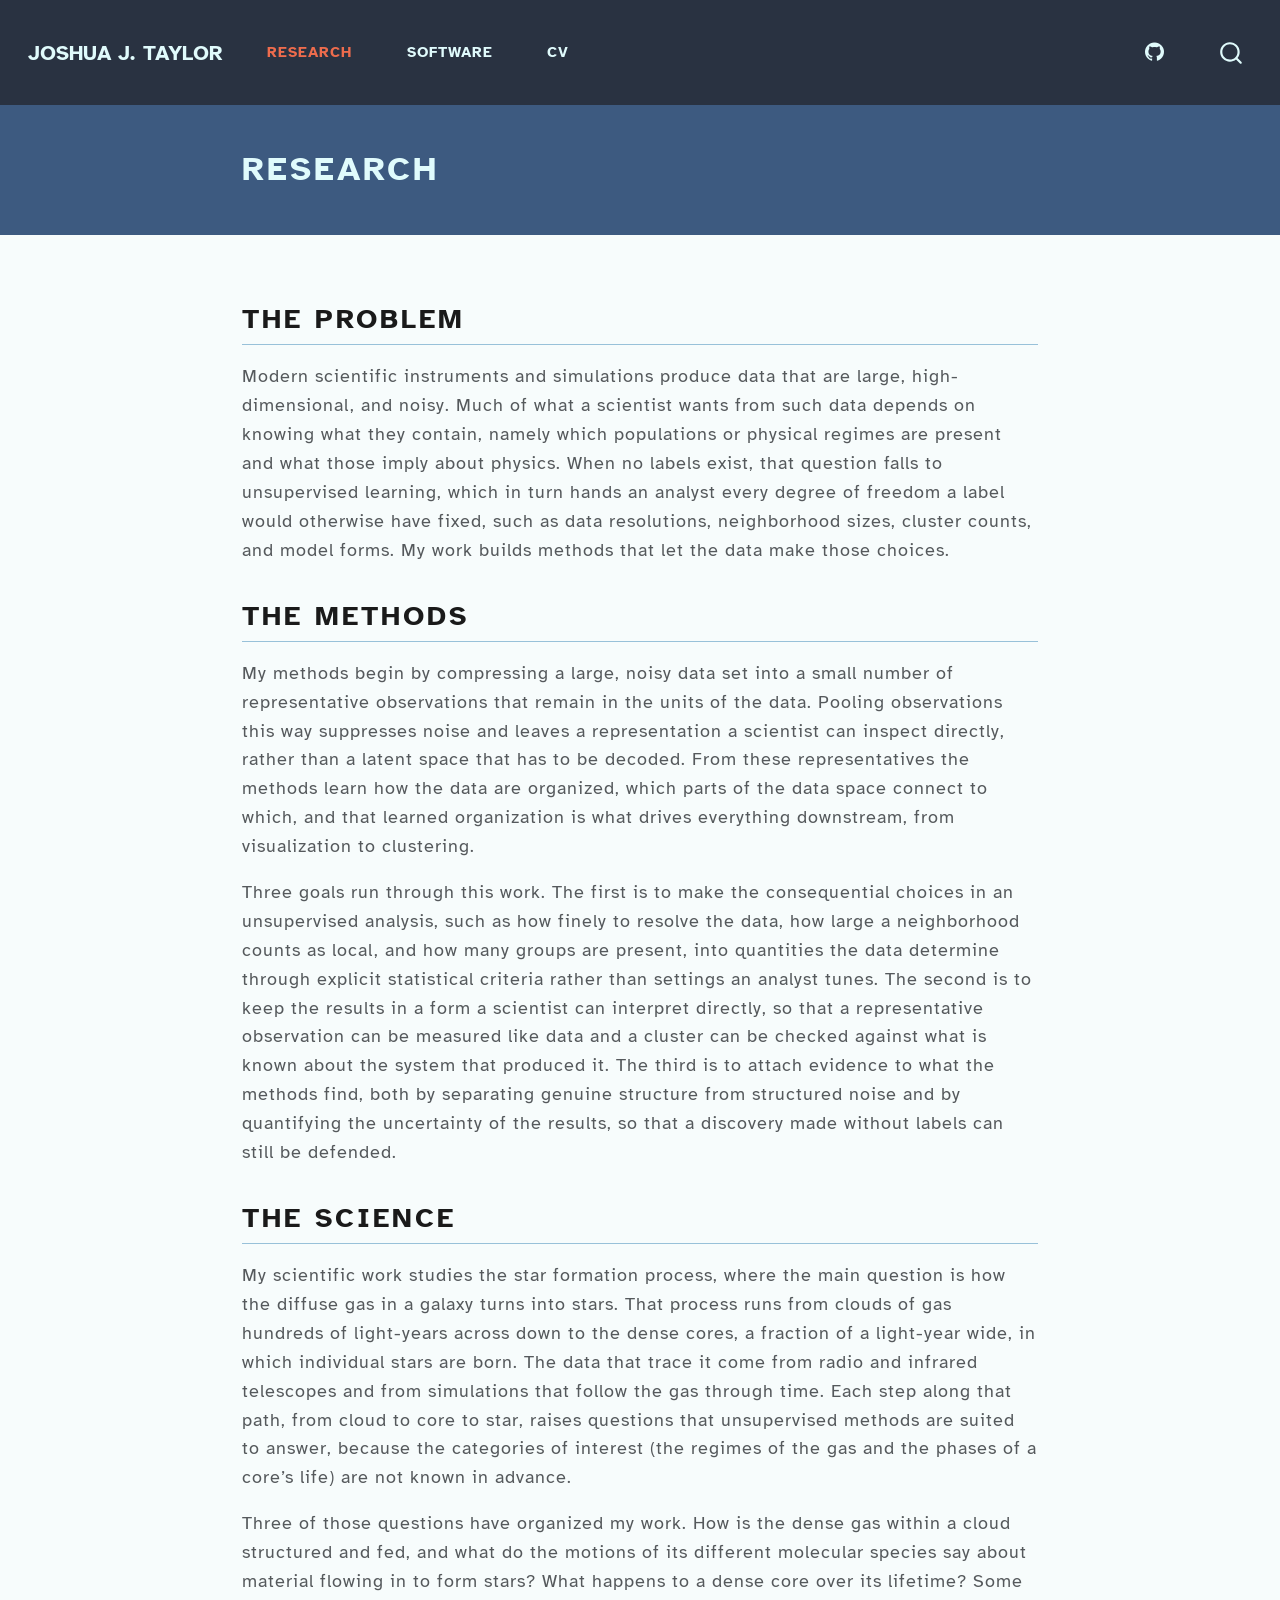
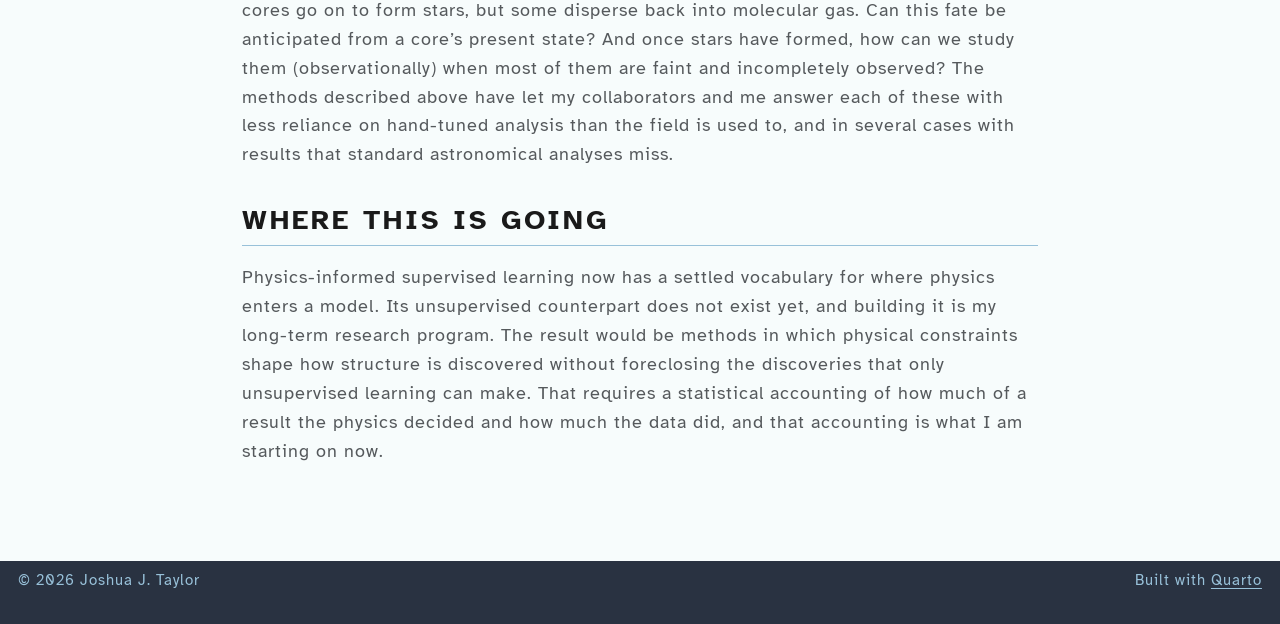
<file: docs/research.html>
<!DOCTYPE html>
<html xmlns="http://www.w3.org/1999/xhtml" lang="en" xml:lang="en"><head>

<meta charset="utf-8">
<meta name="generator" content="quarto-1.11.9">

<meta name="viewport" content="width=device-width, initial-scale=1.0, user-scalable=yes">


<title>Research – Joshua J. Taylor</title>
<style>
/* Default styles provided by pandoc.
** See https://pandoc.org/MANUAL.html#variables-for-html for config info.
*/
span.smallcaps{font-variant: small-caps;}
div.columns{display: flex; gap: 1.5em;}
div.column{flex: auto;}
@media screen {
div.columns{gap: min(4vw, 1.5em);}
div.column{overflow-x: auto;}
}
div.hanging-indent{margin-left: 1.5em; text-indent: -1.5em;}
ul.task-list{list-style: none;}
ul.task-list li input[type="checkbox"] {
  width: 0.8em;
  margin: 0 0.8em 0.2em -1em; /* quarto-specific, see https://github.com/quarto-dev/quarto-cli/issues/4556 */ 
  vertical-align: middle;
}
</style>


<script src="site_libs/quarto-nav/quarto-nav.js"></script>
<script src="site_libs/quarto-nav/headroom.min.js"></script>
<script src="site_libs/clipboard/clipboard.min.js"></script>
<script src="site_libs/quarto-search/autocomplete.umd.js"></script>
<script src="site_libs/quarto-search/fuse.min.js"></script>
<script src="site_libs/quarto-search/quarto-search.js"></script>
<meta name="quarto:offset" content="./">
<script src="site_libs/quarto-html/quarto.js" type="module"></script>
<script src="site_libs/quarto-html/tabsets/tabsets.js" type="module"></script>
<script src="site_libs/quarto-html/scrollable-regions/scrollable-regions.js" type="module"></script>
<script src="site_libs/quarto-html/popper.min.js"></script>
<script src="site_libs/quarto-html/tippy.umd.min.js"></script>
<script src="site_libs/quarto-html/anchor.min.js"></script>
<link href="site_libs/quarto-html/tippy.css" rel="stylesheet">
<link href="site_libs/quarto-html/quarto-syntax-highlighting-5a8ea6506bd74de719dafad1d662b7b4.css" rel="stylesheet" class="quarto-color-scheme" id="quarto-text-highlighting-styles">
<link href="site_libs/quarto-html/quarto-syntax-highlighting-dark-31f71cfee8fb6cb433a9ce015cec3520.css" rel="stylesheet" class="quarto-color-scheme quarto-color-alternate" id="quarto-text-highlighting-styles">
<link href="site_libs/quarto-html/quarto-syntax-highlighting-5a8ea6506bd74de719dafad1d662b7b4.css" rel="stylesheet" class="quarto-color-scheme-extra" id="quarto-text-highlighting-styles">
<script src="site_libs/bootstrap/bootstrap.min.js"></script>
<link href="site_libs/bootstrap/bootstrap-icons.css" rel="stylesheet">
<link href="site_libs/bootstrap/bootstrap-e5299f4276e69b5df6ccdc1df685c2fe.min.css" rel="stylesheet" append-hash="true" class="quarto-color-scheme" id="quarto-bootstrap" data-mode="light">
<link href="site_libs/bootstrap/bootstrap-dark-e5299f4276e69b5df6ccdc1df685c2fe.min.css" rel="stylesheet" append-hash="true" class="quarto-color-scheme quarto-color-alternate" id="quarto-bootstrap" data-mode="light">
<link href="site_libs/bootstrap/bootstrap-e5299f4276e69b5df6ccdc1df685c2fe.min.css" rel="stylesheet" append-hash="true" class="quarto-color-scheme-extra" id="quarto-bootstrap" data-mode="light">
<script id="quarto-search-options" type="application/json">{
  "location": "navbar",
  "copy-button": false,
  "collapse-after": 3,
  "panel-placement": "end",
  "type": "overlay",
  "limit": 50,
  "keyboard-shortcut": [
    "f",
    "/",
    "s"
  ],
  "show-item-context": false,
  "language": {
    "search-no-results-text": "No results",
    "search-matching-documents-text": "matching documents",
    "search-copy-link-title": "Copy link to search",
    "search-hide-matches-text": "Hide additional matches",
    "search-more-match-text": "more match in this document",
    "search-more-matches-text": "more matches in this document",
    "search-clear-button-title": "Clear",
    "search-text-placeholder": "",
    "search-detached-cancel-button-title": "Cancel",
    "search-submit-button-title": "Submit",
    "search-label": "Search"
  }
}</script>


</head>

<body class="nav-fixed fullcontent quarto-light"><a id="quarto-skip-link" class="visually-hidden-focusable" href="#quarto-document-content">Skip to main content</a>

<div id="quarto-search-results"></div>
  <header id="quarto-header" class="headroom fixed-top quarto-banner">
    <nav class="navbar navbar-expand-lg " data-bs-theme="dark" aria-label="Site">
      <div class="navbar-container container-fluid">
      <div class="navbar-brand-container mx-auto">
    <a class="navbar-brand" href="./index.html">
    <span class="navbar-title">Joshua J. Taylor</span>
    </a>
  </div>
          <button class="navbar-toggler" type="button" data-bs-toggle="collapse" data-bs-target="#navbarCollapse" aria-controls="navbarCollapse" aria-expanded="false" aria-label="Toggle navigation" onclick="if (window.quartoToggleHeadroom) { window.quartoToggleHeadroom(); }">
  <span class="navbar-toggler-icon"></span>
</button>
          <div class="collapse navbar-collapse" id="navbarCollapse">
            <ul class="navbar-nav navbar-nav-scroll me-auto">
  <li class="nav-item">
    <a class="nav-link active" href="./research.html" aria-current="page"> 
<span class="menu-text">Research</span></a>
  </li>  
  <li class="nav-item">
    <a class="nav-link" href="./software.html"> 
<span class="menu-text">Software</span></a>
  </li>  
  <li class="nav-item">
    <a class="nav-link" href="./cv.html"> 
<span class="menu-text">CV</span></a>
  </li>  
</ul>
            <ul class="navbar-nav navbar-nav-scroll ms-auto">
  <li class="nav-item compact">
    <a class="nav-link" href="https://github.com/jjtphd"> <i class="bi bi-github" role="img" aria-label="GitHub">
</i> 
<span class="menu-text"></span></a>
  </li>  
</ul>
          </div> <!-- /navcollapse -->
            <div class="quarto-navbar-tools">
</div>
            <div id="quarto-search" class="" title="Search"></div>
      </div> <!-- /container-fluid -->
    </nav>
</header>
<!-- content -->
<header id="title-block-header" class="quarto-title-block default page-columns page-full">
  <div class="quarto-title-banner page-columns page-full">
    <div class="quarto-title column-body">
      <h1 class="title">Research</h1>
                      </div>
  </div>
    
  
  <div class="quarto-title-meta">

      
    
      
    </div>
    
  
  </header><div id="quarto-content" class="quarto-container page-columns page-rows-contents page-layout-article page-navbar">
<!-- sidebar -->
<!-- margin-sidebar -->
    
<!-- main -->
<main class="content quarto-banner-title-block" id="quarto-document-content" tabindex="-1">





<section id="the-problem" class="level2">
<h2 class="anchored" data-anchor-id="the-problem">The problem</h2>
<p>Modern scientific instruments and simulations produce data that are large, high-dimensional, and noisy. Much of what a scientist wants from such data depends on knowing what they contain, namely which populations or physical regimes are present and what those imply about physics. When no labels exist, that question falls to unsupervised learning, which in turn hands an analyst every degree of freedom a label would otherwise have fixed, such as data resolutions, neighborhood sizes, cluster counts, and model forms. My work builds methods that let the data make those choices.</p>
</section>
<section id="the-methods" class="level2">
<h2 class="anchored" data-anchor-id="the-methods">The Methods</h2>
<p>My methods begin by compressing a large, noisy data set into a small number of representative observations that remain in the units of the data. Pooling observations this way suppresses noise and leaves a representation a scientist can inspect directly, rather than a latent space that has to be decoded. From these representatives the methods learn how the data are organized, which parts of the data space connect to which, and that learned organization is what drives everything downstream, from visualization to clustering.</p>
<p>Three goals run through this work. The first is to make the consequential choices in an unsupervised analysis, such as how finely to resolve the data, how large a neighborhood counts as local, and how many groups are present, into quantities the data determine through explicit statistical criteria rather than settings an analyst tunes. The second is to keep the results in a form a scientist can interpret directly, so that a representative observation can be measured like data and a cluster can be checked against what is known about the system that produced it. The third is to attach evidence to what the methods find, both by separating genuine structure from structured noise and by quantifying the uncertainty of the results, so that a discovery made without labels can still be defended.</p>
</section>
<section id="the-science" class="level2">
<h2 class="anchored" data-anchor-id="the-science">The Science</h2>
<p>My scientific work studies the star formation process, where the main question is how the diffuse gas in a galaxy turns into stars. That process runs from clouds of gas hundreds of light-years across down to the dense cores, a fraction of a light-year wide, in which individual stars are born. The data that trace it come from radio and infrared telescopes and from simulations that follow the gas through time. Each step along that path, from cloud to core to star, raises questions that unsupervised methods are suited to answer, because the categories of interest (the regimes of the gas and the phases of a core’s life) are not known in advance.</p>
<p>Three of those questions have organized my work. How is the dense gas within a cloud structured and fed, and what do the motions of its different molecular species say about material flowing in to form stars? What happens to a dense core over its lifetime? Some cores go on to form stars, but some disperse back into molecular gas. Can this fate be anticipated from a core’s present state? And once stars have formed, how can we study them (observationally) when most of them are faint and incompletely observed? The methods described above have let my collaborators and me answer each of these with less reliance on hand-tuned analysis than the field is used to, and in several cases with results that standard astronomical analyses miss.</p>
</section>
<section id="where-this-is-going" class="level2">
<h2 class="anchored" data-anchor-id="where-this-is-going">Where this is going</h2>
<p>Physics-informed supervised learning now has a settled vocabulary for where physics enters a model. Its unsupervised counterpart does not exist yet, and building it is my long-term research program. The result would be methods in which physical constraints shape how structure is discovered without foreclosing the discoveries that only unsupervised learning can make. That requires a statistical accounting of how much of a result the physics decided and how much the data did, and that accounting is what I am starting on now.</p>


</section>

</main> <!-- /main -->
<script id="quarto-html-after-body" type="application/javascript">
  window.document.addEventListener("DOMContentLoaded", function (event) {
    const icon = "";
    const anchorJS = new window.AnchorJS();
    anchorJS.options = {
      placement: 'right',
      icon: icon
    };
    anchorJS.add('.anchored');
    const isCodeAnnotation = (el) => {
      for (const clz of el.classList) {
        if (clz.startsWith('code-annotation-')) {                     
          return true;
        }
      }
      return false;
    }
    const onCopySuccess = function(e) {
      // button target
      const button = e.trigger;
      // don't keep focus
      button.blur();
      // flash "checked"
      button.classList.add('code-copy-button-checked');
      var currentTitle = button.getAttribute("title");
      button.setAttribute("title", "Copied!");
      let tooltip;
      if (window.bootstrap) {
        button.setAttribute("data-bs-toggle", "tooltip");
        button.setAttribute("data-bs-placement", "left");
        button.setAttribute("data-bs-title", "Copied!");
        tooltip = new bootstrap.Tooltip(button, 
          { trigger: "manual", 
            customClass: "code-copy-button-tooltip",
            offset: [0, -8]});
        tooltip.show();    
      }
      setTimeout(function() {
        if (tooltip) {
          tooltip.hide();
          button.removeAttribute("data-bs-title");
          button.removeAttribute("data-bs-toggle");
          button.removeAttribute("data-bs-placement");
        }
        button.setAttribute("title", currentTitle);
        button.classList.remove('code-copy-button-checked');
      }, 1000);
      // clear code selection
      e.clearSelection();
    }
    const getTextToCopy = function(trigger) {
      const outerScaffold = trigger.parentElement.cloneNode(true);
      const codeEl = outerScaffold.querySelector('code');
      for (const childEl of codeEl.children) {
        if (isCodeAnnotation(childEl)) {
          childEl.remove();
        }
      }
      return codeEl.innerText;
    }
    const clipboard = new window.ClipboardJS('.code-copy-button:not([data-in-quarto-modal])', {
      text: getTextToCopy
    });
    clipboard.on('success', onCopySuccess);
    if (window.document.getElementById('quarto-embedded-source-code-modal')) {
      const clipboardModal = new window.ClipboardJS('.code-copy-button[data-in-quarto-modal]', {
        text: getTextToCopy,
        container: window.document.getElementById('quarto-embedded-source-code-modal')
      });
      clipboardModal.on('success', onCopySuccess);
    }
      var localhostRegex = new RegExp(/^(?:http|https):\/\/localhost\:?[0-9]*\//);
      var mailtoRegex = new RegExp(/^mailto:/);
        var filterRegex = new RegExp("https:\/\/jjtphd\.github\.io");
      const newWindowLabel = "(opens in a new tab)";
      const newWindowNoteId = "quarto-ext-newwindow-label";
      // Links reference one hidden label through aria-describedby, so the
      // announcement never changes their accessible name.
      var describeNewWindow = (link) => {
        if (!window.document.getElementById(newWindowNoteId)) {
          var newWindowNote = window.document.createElement("span");
          newWindowNote.id = newWindowNoteId;
          newWindowNote.hidden = true;
          newWindowNote.textContent = newWindowLabel;
          window.document.body.appendChild(newWindowNote);
        }
        var describedBy = (link.getAttribute("aria-describedby") || "").split(/\s+/).filter(Boolean);
        if (!describedBy.includes(newWindowNoteId)) {
          describedBy.push(newWindowNoteId);
          link.setAttribute("aria-describedby", describedBy.join(" "));
        }
      }
      var isInternal = (href) => {
          return filterRegex.test(href) || localhostRegex.test(href) || mailtoRegex.test(href);
      }
      // Inspect non-navigation links and adorn them if external
      window.quartoDecorateExternalLinks = function (root) {
     var links = (root || window.document).querySelectorAll('a[href]:not(.nav-link):not(.navbar-brand):not(.toc-action):not(.sidebar-link):not(.sidebar-item-toggle):not(.pagination-link):not(.no-external):not([aria-hidden]):not(.dropdown-item):not(.quarto-navigation-tool):not(.about-link)');
      for (var i=0; i<links.length; i++) {
        const link = links[i];
        if (!isInternal(link.href)) {
          // undo the damage that might have been done by quarto-nav.js in the case of
          // links that we want to consider external
          if (link.dataset.originalHref !== undefined) {
            link.href = link.dataset.originalHref;
          }
            // target, if specified
            link.setAttribute("target", "_blank");
            if (link.getAttribute("rel") === null) {
              link.setAttribute("rel", "noopener");
            }
            describeNewWindow(link);
          if (!link.classList.contains('no-external-icon')) {
          }
        }
      }
      };
      window.quartoDecorateExternalLinks(window.document);
    // Esc closes the popup (WCAG 1.4.13) and focus leaving both trigger and
    // popup closes it (WCAG 2.4.11); tippy handles neither for interactive popups.
    const hideOnEscAndFocusOut = {
      name: 'hideOnEscAndFocusOut',
      defaultValue: true,
      fn(instance) {
        const dismiss = () => {
          // A show scheduled by the trigger delay would otherwise reopen it
          instance.clearDelayTimeouts();
          instance.hide();
        };
        const onKeyDown = (event) => {
          if (event.key !== 'Escape') {
            return;
          }
          // Keep Esc from also reaching page handlers (e.g. reveal.js overview),
          // except an open reveal.js slide menu, which Esc should close too.
          // The menu handles keys only when its keyboard option is on.
          const menuHandlesEsc = window.Reveal?.getPlugin?.('menu')?.isOpen() &&
            window.Reveal.getConfig().menu?.keyboard !== false;
          if (!menuHandlesEsc) {
            event.stopPropagation();
          }
          if (instance.popper.contains(window.document.activeElement)) {
            // Disabled while refocusing so the focus trigger does not reopen it
            instance.disable();
            instance.reference.focus();
            instance.enable();
          }
          dismiss();
        };
        const onFocusOut = (event) => {
          const target = event.relatedTarget;
          if (target && !instance.reference.contains(target) &&
              !instance.popper.contains(target)) {
            dismiss();
          }
        };
        // On the trigger too: a click trigger (code-annotations: select) has no
        // blur handling. Attached for the instance's lifetime so leaving the
        // trigger also cancels a show still pending on the trigger delay.
        instance.reference.addEventListener('focusout', onFocusOut);
        return {
          onShow() {
            window.document.addEventListener('keydown', onKeyDown, true);
            instance.popper.addEventListener('focusout', onFocusOut);
          },
          onHide() {
            window.document.removeEventListener('keydown', onKeyDown, true);
            instance.popper.removeEventListener('focusout', onFocusOut);
          },
          onDestroy() {
            instance.reference.removeEventListener('focusout', onFocusOut);
          },
        };
      },
    };
    function tippyHover(el, contentFn, onTriggerFn, onUntriggerFn) {
      const config = {
        allowHTML: true,
        maxWidth: 500,
        delay: 100,
        arrow: false,
        appendTo: function(el) {
            return el.parentElement;
        },
        interactive: true,
        interactiveBorder: 10,
        theme: 'quarto',
        placement: 'bottom-start',
        plugins: [hideOnEscAndFocusOut],
      };
      if (contentFn) {
        config.content = contentFn;
      }
      if (onTriggerFn) {
        config.onTrigger = onTriggerFn;
      }
      if (onUntriggerFn) {
        config.onUntrigger = onUntriggerFn;
      }
      window.tippy(el, config); 
    }
    const noterefs = window.document.querySelectorAll('a[role="doc-noteref"]');
    for (var i=0; i<noterefs.length; i++) {
      const ref = noterefs[i];
      tippyHover(ref, function() {
        // use id or data attribute instead here
        let href = ref.getAttribute('data-footnote-href') || ref.getAttribute('href');
        try { href = new URL(href).hash; } catch {}
        const id = href.replace(/^#\/?/, "");
        const note = window.document.getElementById(id);
        if (note) {
          return note.innerHTML;
        } else {
          return "";
        }
      });
    }
    const xrefs = window.document.querySelectorAll('a.quarto-xref');
    const processXRef = (id, note) => {
      // Strip column container classes
      const stripColumnClz = (el) => {
        el.classList.remove("page-full", "page-columns");
        if (el.children) {
          for (const child of el.children) {
            stripColumnClz(child);
          }
        }
      }
      stripColumnClz(note)
      if (id === null || id.startsWith('sec-')) {
        // Special case sections, only their first couple elements
        const container = document.createElement("div");
        if (note.children && note.children.length > 2) {
          container.appendChild(note.children[0].cloneNode(true));
          for (let i = 1; i < note.children.length; i++) {
            const child = note.children[i];
            if (child.tagName === "P" && child.innerText === "") {
              continue;
            } else {
              container.appendChild(child.cloneNode(true));
              break;
            }
          }
          if (window.Quarto?.typesetMath) {
            window.Quarto.typesetMath(container);
          }
          return container.innerHTML
        } else {
          if (window.Quarto?.typesetMath) {
            window.Quarto.typesetMath(note);
          }
          return note.innerHTML;
        }
      } else {
        // Remove any anchor links if they are present
        const anchorLink = note.querySelector('a.anchorjs-link');
        if (anchorLink) {
          anchorLink.remove();
        }
        if (window.Quarto?.typesetMath) {
          window.Quarto.typesetMath(note);
        }
        if (note.classList.contains("callout")) {
          return note.outerHTML;
        } else {
          return note.innerHTML;
        }
      }
    }
    for (var i=0; i<xrefs.length; i++) {
      const xref = xrefs[i];
      tippyHover(xref, undefined, function(instance) {
        instance.disable();
        let url = xref.getAttribute('href');
        let hash = undefined; 
        if (url.startsWith('#')) {
          hash = url;
        } else {
          try { hash = new URL(url).hash; } catch {}
        }
        if (hash) {
          const id = hash.replace(/^#\/?/, "");
          const note = window.document.getElementById(id);
          if (note !== null) {
            try {
              const html = processXRef(id, note.cloneNode(true));
              instance.setContent(html);
            } finally {
              instance.enable();
              instance.show();
            }
          } else {
            // See if we can fetch this
            fetch(url.split('#')[0])
            .then(res => res.text())
            .then(html => {
              const parser = new DOMParser();
              const htmlDoc = parser.parseFromString(html, "text/html");
              const note = htmlDoc.getElementById(id);
              if (note !== null) {
                const html = processXRef(id, note);
                instance.setContent(html);
              } 
            }).finally(() => {
              instance.enable();
              instance.show();
            });
          }
        } else {
          // See if we can fetch a full url (with no hash to target)
          // This is a special case and we should probably do some content thinning / targeting
          fetch(url)
          .then(res => res.text())
          .then(html => {
            const parser = new DOMParser();
            const htmlDoc = parser.parseFromString(html, "text/html");
            const note = htmlDoc.querySelector('main.content');
            if (note !== null) {
              // This should only happen for chapter cross references
              // (since there is no id in the URL)
              // remove the first header
              if (note.children.length > 0 && note.children[0].tagName === "HEADER") {
                note.children[0].remove();
              }
              const html = processXRef(null, note);
              instance.setContent(html);
            } 
          }).finally(() => {
            instance.enable();
            instance.show();
          });
        }
      }, function(instance) {
      });
    }
        let selectedAnnoteEl;
        const selectorForAnnotation = ( cell, annotation) => {
          let cellAttr = 'data-code-cell="' + cell + '"';
          let lineAttr = 'data-code-annotation="' +  annotation + '"';
          const selector = 'span[' + cellAttr + '][' + lineAttr + ']';
          return selector;
        }
        const selectCodeLines = (annoteEl) => {
          const doc = window.document;
          const targetCell = annoteEl.getAttribute("data-target-cell");
          const targetAnnotation = annoteEl.getAttribute("data-target-annotation");
          const annoteSpan = window.document.querySelector(selectorForAnnotation(targetCell, targetAnnotation));
          const lines = annoteSpan.getAttribute("data-code-lines").split(",");
          const lineIds = lines.map((line) => {
            return targetCell + "-" + line;
          })
          // Each band is positioned against its own containing block, which is
          // not the offsetParent of the lines, so place it from client rects.
          const placeBand = (band, firstEl, lastEl, codeBlock) => {
            const container = band.offsetParent;
            if (container === null) {
              return;
            }
            const containerRect = container.getBoundingClientRect();
            // Reveal.js scales slides with a transform, so convert client
            // pixels back to the CSS pixels of the container.
            const scale = containerRect.height / container.offsetHeight || 1;
            const firstRect = firstEl.getBoundingClientRect();
            const lastRect = lastEl.getBoundingClientRect();
            const top = (firstRect.top - containerRect.top) / scale - container.clientTop + container.scrollTop;
            const height = (lastRect.bottom - firstRect.top) / scale;
            band.style.top = top - 2 + "px";
            band.style.height = height + 4 + "px";
            if (codeBlock) {
              // Without the copy button wrapper, the containing block is wider
              // than the code block, so span the code block explicitly.
              const blockRect = codeBlock.getBoundingClientRect();
              band.style.left = (blockRect.left - containerRect.left) / scale - container.clientLeft + container.scrollLeft + "px";
              band.style.width = blockRect.width / scale + "px";
            }
          };
          if (lineIds.length > 0) {
            const el = window.document.getElementById(lineIds[0]);
            const lastEl = window.document.getElementById(lineIds[lineIds.length - 1]);
            const parent = el.parentElement.parentElement;
            // cook up a div (if necessary) and position it
            let div = window.document.getElementById("code-annotation-line-highlight");
            if (div === null) {
              div = window.document.createElement("div");
              div.setAttribute("id", "code-annotation-line-highlight");
              div.style.position = 'absolute';
              parent.appendChild(div);
            }
            placeBand(div, el, lastEl, parent.closest("div.sourceCode") || parent);
            let gutterDiv = window.document.getElementById("code-annotation-line-highlight-gutter");
            if (gutterDiv === null) {
              gutterDiv = window.document.createElement("div");
              gutterDiv.setAttribute("id", "code-annotation-line-highlight-gutter");
              gutterDiv.style.position = 'absolute';
              const codeCell = window.document.getElementById(targetCell);
              const gutter = codeCell.querySelector('.code-annotation-gutter');
              gutter.appendChild(gutterDiv);
            }
            placeBand(gutterDiv, el, lastEl);
            selectedAnnoteEl = annoteEl;
          }
        };
        const unselectCodeLines = () => {
          const elementsIds = ["code-annotation-line-highlight", "code-annotation-line-highlight-gutter"];
          elementsIds.forEach((elId) => {
            const div = window.document.getElementById(elId);
            if (div) {
              div.remove();
            }
          });
          selectedAnnoteEl = undefined;
        };
          // Handle positioning of the toggle
      window.addEventListener(
        "resize",
        throttle(() => {
          elRect = undefined;
          if (selectedAnnoteEl) {
            selectCodeLines(selectedAnnoteEl);
          }
        }, 10)
      );
      function throttle(fn, ms) {
      let throttle = false;
      let timer;
        return (...args) => {
          if(!throttle) { // first call gets through
              fn.apply(this, args);
              throttle = true;
          } else { // all the others get throttled
              if(timer) clearTimeout(timer); // cancel #2
              timer = setTimeout(() => {
                fn.apply(this, args);
                timer = throttle = false;
              }, ms);
          }
        };
      }
        // Attach click handler to the DT
        const annoteDls = window.document.querySelectorAll('dt[data-target-cell]');
        for (const annoteDlNode of annoteDls) {
          annoteDlNode.addEventListener('click', (event) => {
            const clickedEl = event.target;
            if (clickedEl !== selectedAnnoteEl) {
              unselectCodeLines();
              const activeEl = window.document.querySelector('dt[data-target-cell].code-annotation-active');
              if (activeEl) {
                activeEl.classList.remove('code-annotation-active');
              }
              selectCodeLines(clickedEl);
              clickedEl.classList.add('code-annotation-active');
            } else {
              // Unselect the line
              unselectCodeLines();
              clickedEl.classList.remove('code-annotation-active');
            }
          });
        }
    const findCites = (el) => {
      const parentEl = el.parentElement;
      if (parentEl) {
        const cites = parentEl.dataset.cites;
        if (cites) {
          return {
            el,
            cites: cites.split(' ')
          };
        } else {
          return findCites(el.parentElement)
        }
      } else {
        return undefined;
      }
    };
    var bibliorefs = window.document.querySelectorAll('a[role="doc-biblioref"]');
    for (var i=0; i<bibliorefs.length; i++) {
      const ref = bibliorefs[i];
      const citeInfo = findCites(ref);
      if (citeInfo) {
        tippyHover(citeInfo.el, function() {
          var popup = window.document.createElement('div');
          citeInfo.cites.forEach(function(cite) {
            var citeDiv = window.document.createElement('div');
            citeDiv.classList.add('hanging-indent');
            citeDiv.classList.add('csl-entry');
            var biblioDiv = window.document.getElementById('ref-' + cite);
            if (biblioDiv) {
              citeDiv.innerHTML = biblioDiv.innerHTML;
            }
            popup.appendChild(citeDiv);
          });
          return popup.innerHTML;
        });
      }
    }
  });
  </script>
  <script type="application/javascript">
  window.quartoScrollableRegionsLabels = {"code":"Scrollable code","output":"Scrollable output"};
  </script>
</div> <!-- /content -->
<footer class="footer">
  <div class="nav-footer">
    <div class="nav-footer-left">
<p>© 2026 Joshua J. Taylor</p>
</div>   
    <div class="nav-footer-center">
      &nbsp;
    </div>
    <div class="nav-footer-right">
<p>Built with <a href="https://quarto.org">Quarto</a></p>
</div>
  </div>
</footer>




</body></html>
</file>
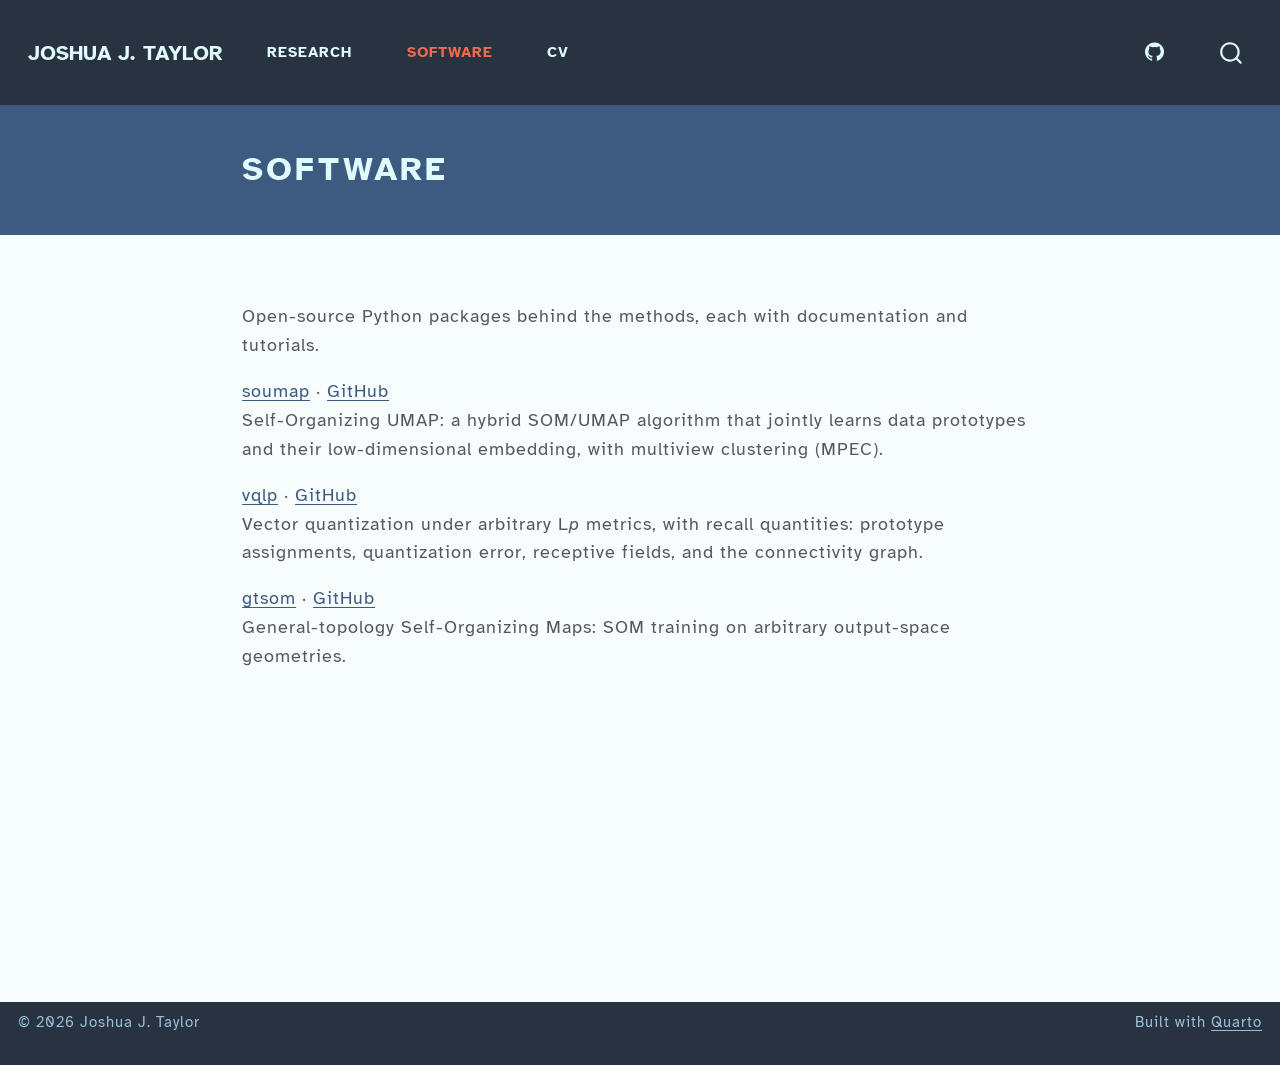
<file: docs/software.html>
<!DOCTYPE html>
<html xmlns="http://www.w3.org/1999/xhtml" lang="en" xml:lang="en"><head>

<meta charset="utf-8">
<meta name="generator" content="quarto-1.11.9">

<meta name="viewport" content="width=device-width, initial-scale=1.0, user-scalable=yes">


<title>Software – Joshua J. Taylor</title>
<style>
/* Default styles provided by pandoc.
** See https://pandoc.org/MANUAL.html#variables-for-html for config info.
*/
span.smallcaps{font-variant: small-caps;}
div.columns{display: flex; gap: 1.5em;}
div.column{flex: auto;}
@media screen {
div.columns{gap: min(4vw, 1.5em);}
div.column{overflow-x: auto;}
}
div.hanging-indent{margin-left: 1.5em; text-indent: -1.5em;}
ul.task-list{list-style: none;}
ul.task-list li input[type="checkbox"] {
  width: 0.8em;
  margin: 0 0.8em 0.2em -1em; /* quarto-specific, see https://github.com/quarto-dev/quarto-cli/issues/4556 */ 
  vertical-align: middle;
}
</style>


<script src="site_libs/quarto-nav/quarto-nav.js"></script>
<script src="site_libs/quarto-nav/headroom.min.js"></script>
<script src="site_libs/clipboard/clipboard.min.js"></script>
<script src="site_libs/quarto-search/autocomplete.umd.js"></script>
<script src="site_libs/quarto-search/fuse.min.js"></script>
<script src="site_libs/quarto-search/quarto-search.js"></script>
<meta name="quarto:offset" content="./">
<script src="site_libs/quarto-html/quarto.js" type="module"></script>
<script src="site_libs/quarto-html/tabsets/tabsets.js" type="module"></script>
<script src="site_libs/quarto-html/scrollable-regions/scrollable-regions.js" type="module"></script>
<script src="site_libs/quarto-html/popper.min.js"></script>
<script src="site_libs/quarto-html/tippy.umd.min.js"></script>
<script src="site_libs/quarto-html/anchor.min.js"></script>
<link href="site_libs/quarto-html/tippy.css" rel="stylesheet">
<link href="site_libs/quarto-html/quarto-syntax-highlighting-5a8ea6506bd74de719dafad1d662b7b4.css" rel="stylesheet" class="quarto-color-scheme" id="quarto-text-highlighting-styles">
<link href="site_libs/quarto-html/quarto-syntax-highlighting-dark-31f71cfee8fb6cb433a9ce015cec3520.css" rel="stylesheet" class="quarto-color-scheme quarto-color-alternate" id="quarto-text-highlighting-styles">
<link href="site_libs/quarto-html/quarto-syntax-highlighting-5a8ea6506bd74de719dafad1d662b7b4.css" rel="stylesheet" class="quarto-color-scheme-extra" id="quarto-text-highlighting-styles">
<script src="site_libs/bootstrap/bootstrap.min.js"></script>
<link href="site_libs/bootstrap/bootstrap-icons.css" rel="stylesheet">
<link href="site_libs/bootstrap/bootstrap-e5299f4276e69b5df6ccdc1df685c2fe.min.css" rel="stylesheet" append-hash="true" class="quarto-color-scheme" id="quarto-bootstrap" data-mode="light">
<link href="site_libs/bootstrap/bootstrap-dark-e5299f4276e69b5df6ccdc1df685c2fe.min.css" rel="stylesheet" append-hash="true" class="quarto-color-scheme quarto-color-alternate" id="quarto-bootstrap" data-mode="light">
<link href="site_libs/bootstrap/bootstrap-e5299f4276e69b5df6ccdc1df685c2fe.min.css" rel="stylesheet" append-hash="true" class="quarto-color-scheme-extra" id="quarto-bootstrap" data-mode="light">
<script id="quarto-search-options" type="application/json">{
  "location": "navbar",
  "copy-button": false,
  "collapse-after": 3,
  "panel-placement": "end",
  "type": "overlay",
  "limit": 50,
  "keyboard-shortcut": [
    "f",
    "/",
    "s"
  ],
  "show-item-context": false,
  "language": {
    "search-no-results-text": "No results",
    "search-matching-documents-text": "matching documents",
    "search-copy-link-title": "Copy link to search",
    "search-hide-matches-text": "Hide additional matches",
    "search-more-match-text": "more match in this document",
    "search-more-matches-text": "more matches in this document",
    "search-clear-button-title": "Clear",
    "search-text-placeholder": "",
    "search-detached-cancel-button-title": "Cancel",
    "search-submit-button-title": "Submit",
    "search-label": "Search"
  }
}</script>


</head>

<body class="nav-fixed fullcontent quarto-light"><a id="quarto-skip-link" class="visually-hidden-focusable" href="#quarto-document-content">Skip to main content</a>

<div id="quarto-search-results"></div>
  <header id="quarto-header" class="headroom fixed-top quarto-banner">
    <nav class="navbar navbar-expand-lg " data-bs-theme="dark" aria-label="Site">
      <div class="navbar-container container-fluid">
      <div class="navbar-brand-container mx-auto">
    <a class="navbar-brand" href="./index.html">
    <span class="navbar-title">Joshua J. Taylor</span>
    </a>
  </div>
          <button class="navbar-toggler" type="button" data-bs-toggle="collapse" data-bs-target="#navbarCollapse" aria-controls="navbarCollapse" aria-expanded="false" aria-label="Toggle navigation" onclick="if (window.quartoToggleHeadroom) { window.quartoToggleHeadroom(); }">
  <span class="navbar-toggler-icon"></span>
</button>
          <div class="collapse navbar-collapse" id="navbarCollapse">
            <ul class="navbar-nav navbar-nav-scroll me-auto">
  <li class="nav-item">
    <a class="nav-link" href="./research.html"> 
<span class="menu-text">Research</span></a>
  </li>  
  <li class="nav-item">
    <a class="nav-link active" href="./software.html" aria-current="page"> 
<span class="menu-text">Software</span></a>
  </li>  
  <li class="nav-item">
    <a class="nav-link" href="./cv.html"> 
<span class="menu-text">CV</span></a>
  </li>  
</ul>
            <ul class="navbar-nav navbar-nav-scroll ms-auto">
  <li class="nav-item compact">
    <a class="nav-link" href="https://github.com/jjtphd"> <i class="bi bi-github" role="img" aria-label="GitHub">
</i> 
<span class="menu-text"></span></a>
  </li>  
</ul>
          </div> <!-- /navcollapse -->
            <div class="quarto-navbar-tools">
</div>
            <div id="quarto-search" class="" title="Search"></div>
      </div> <!-- /container-fluid -->
    </nav>
</header>
<!-- content -->
<header id="title-block-header" class="quarto-title-block default page-columns page-full">
  <div class="quarto-title-banner page-columns page-full">
    <div class="quarto-title column-body">
      <h1 class="title">Software</h1>
                      </div>
  </div>
    
  
  <div class="quarto-title-meta">

      
    
      
    </div>
    
  
  </header><div id="quarto-content" class="quarto-container page-columns page-rows-contents page-layout-article page-navbar">
<!-- sidebar -->
<!-- margin-sidebar -->
    
<!-- main -->
<main class="content quarto-banner-title-block" id="quarto-document-content" tabindex="-1">





<p>Open-source Python packages behind the methods, each with documentation and tutorials.</p>
<p><strong><a href="https://jjtphd.github.io/soumap/">soumap</a></strong> · <a href="https://github.com/jjtphd/soumap">GitHub</a><br>
Self-Organizing UMAP: a hybrid SOM/UMAP algorithm that jointly learns data prototypes and their low-dimensional embedding, with multiview clustering (MPEC).</p>
<p><strong><a href="https://jjtphd.github.io/vqlp/">vqlp</a></strong> · <a href="https://github.com/jjtphd/vqlp">GitHub</a><br>
Vector quantization under arbitrary L<em>p</em> metrics, with recall quantities: prototype assignments, quantization error, receptive fields, and the connectivity graph.</p>
<p><strong><a href="https://jjtphd.github.io/gtsom/">gtsom</a></strong> · <a href="https://github.com/jjtphd/gtsom">GitHub</a><br>
General-topology Self-Organizing Maps: SOM training on arbitrary output-space geometries.</p>



</main> <!-- /main -->
<script id="quarto-html-after-body" type="application/javascript">
  window.document.addEventListener("DOMContentLoaded", function (event) {
    const icon = "";
    const anchorJS = new window.AnchorJS();
    anchorJS.options = {
      placement: 'right',
      icon: icon
    };
    anchorJS.add('.anchored');
    const isCodeAnnotation = (el) => {
      for (const clz of el.classList) {
        if (clz.startsWith('code-annotation-')) {                     
          return true;
        }
      }
      return false;
    }
    const onCopySuccess = function(e) {
      // button target
      const button = e.trigger;
      // don't keep focus
      button.blur();
      // flash "checked"
      button.classList.add('code-copy-button-checked');
      var currentTitle = button.getAttribute("title");
      button.setAttribute("title", "Copied!");
      let tooltip;
      if (window.bootstrap) {
        button.setAttribute("data-bs-toggle", "tooltip");
        button.setAttribute("data-bs-placement", "left");
        button.setAttribute("data-bs-title", "Copied!");
        tooltip = new bootstrap.Tooltip(button, 
          { trigger: "manual", 
            customClass: "code-copy-button-tooltip",
            offset: [0, -8]});
        tooltip.show();    
      }
      setTimeout(function() {
        if (tooltip) {
          tooltip.hide();
          button.removeAttribute("data-bs-title");
          button.removeAttribute("data-bs-toggle");
          button.removeAttribute("data-bs-placement");
        }
        button.setAttribute("title", currentTitle);
        button.classList.remove('code-copy-button-checked');
      }, 1000);
      // clear code selection
      e.clearSelection();
    }
    const getTextToCopy = function(trigger) {
      const outerScaffold = trigger.parentElement.cloneNode(true);
      const codeEl = outerScaffold.querySelector('code');
      for (const childEl of codeEl.children) {
        if (isCodeAnnotation(childEl)) {
          childEl.remove();
        }
      }
      return codeEl.innerText;
    }
    const clipboard = new window.ClipboardJS('.code-copy-button:not([data-in-quarto-modal])', {
      text: getTextToCopy
    });
    clipboard.on('success', onCopySuccess);
    if (window.document.getElementById('quarto-embedded-source-code-modal')) {
      const clipboardModal = new window.ClipboardJS('.code-copy-button[data-in-quarto-modal]', {
        text: getTextToCopy,
        container: window.document.getElementById('quarto-embedded-source-code-modal')
      });
      clipboardModal.on('success', onCopySuccess);
    }
      var localhostRegex = new RegExp(/^(?:http|https):\/\/localhost\:?[0-9]*\//);
      var mailtoRegex = new RegExp(/^mailto:/);
        var filterRegex = new RegExp("https:\/\/jjtphd\.github\.io");
      const newWindowLabel = "(opens in a new tab)";
      const newWindowNoteId = "quarto-ext-newwindow-label";
      // Links reference one hidden label through aria-describedby, so the
      // announcement never changes their accessible name.
      var describeNewWindow = (link) => {
        if (!window.document.getElementById(newWindowNoteId)) {
          var newWindowNote = window.document.createElement("span");
          newWindowNote.id = newWindowNoteId;
          newWindowNote.hidden = true;
          newWindowNote.textContent = newWindowLabel;
          window.document.body.appendChild(newWindowNote);
        }
        var describedBy = (link.getAttribute("aria-describedby") || "").split(/\s+/).filter(Boolean);
        if (!describedBy.includes(newWindowNoteId)) {
          describedBy.push(newWindowNoteId);
          link.setAttribute("aria-describedby", describedBy.join(" "));
        }
      }
      var isInternal = (href) => {
          return filterRegex.test(href) || localhostRegex.test(href) || mailtoRegex.test(href);
      }
      // Inspect non-navigation links and adorn them if external
      window.quartoDecorateExternalLinks = function (root) {
     var links = (root || window.document).querySelectorAll('a[href]:not(.nav-link):not(.navbar-brand):not(.toc-action):not(.sidebar-link):not(.sidebar-item-toggle):not(.pagination-link):not(.no-external):not([aria-hidden]):not(.dropdown-item):not(.quarto-navigation-tool):not(.about-link)');
      for (var i=0; i<links.length; i++) {
        const link = links[i];
        if (!isInternal(link.href)) {
          // undo the damage that might have been done by quarto-nav.js in the case of
          // links that we want to consider external
          if (link.dataset.originalHref !== undefined) {
            link.href = link.dataset.originalHref;
          }
            // target, if specified
            link.setAttribute("target", "_blank");
            if (link.getAttribute("rel") === null) {
              link.setAttribute("rel", "noopener");
            }
            describeNewWindow(link);
          if (!link.classList.contains('no-external-icon')) {
          }
        }
      }
      };
      window.quartoDecorateExternalLinks(window.document);
    // Esc closes the popup (WCAG 1.4.13) and focus leaving both trigger and
    // popup closes it (WCAG 2.4.11); tippy handles neither for interactive popups.
    const hideOnEscAndFocusOut = {
      name: 'hideOnEscAndFocusOut',
      defaultValue: true,
      fn(instance) {
        const dismiss = () => {
          // A show scheduled by the trigger delay would otherwise reopen it
          instance.clearDelayTimeouts();
          instance.hide();
        };
        const onKeyDown = (event) => {
          if (event.key !== 'Escape') {
            return;
          }
          // Keep Esc from also reaching page handlers (e.g. reveal.js overview),
          // except an open reveal.js slide menu, which Esc should close too.
          // The menu handles keys only when its keyboard option is on.
          const menuHandlesEsc = window.Reveal?.getPlugin?.('menu')?.isOpen() &&
            window.Reveal.getConfig().menu?.keyboard !== false;
          if (!menuHandlesEsc) {
            event.stopPropagation();
          }
          if (instance.popper.contains(window.document.activeElement)) {
            // Disabled while refocusing so the focus trigger does not reopen it
            instance.disable();
            instance.reference.focus();
            instance.enable();
          }
          dismiss();
        };
        const onFocusOut = (event) => {
          const target = event.relatedTarget;
          if (target && !instance.reference.contains(target) &&
              !instance.popper.contains(target)) {
            dismiss();
          }
        };
        // On the trigger too: a click trigger (code-annotations: select) has no
        // blur handling. Attached for the instance's lifetime so leaving the
        // trigger also cancels a show still pending on the trigger delay.
        instance.reference.addEventListener('focusout', onFocusOut);
        return {
          onShow() {
            window.document.addEventListener('keydown', onKeyDown, true);
            instance.popper.addEventListener('focusout', onFocusOut);
          },
          onHide() {
            window.document.removeEventListener('keydown', onKeyDown, true);
            instance.popper.removeEventListener('focusout', onFocusOut);
          },
          onDestroy() {
            instance.reference.removeEventListener('focusout', onFocusOut);
          },
        };
      },
    };
    function tippyHover(el, contentFn, onTriggerFn, onUntriggerFn) {
      const config = {
        allowHTML: true,
        maxWidth: 500,
        delay: 100,
        arrow: false,
        appendTo: function(el) {
            return el.parentElement;
        },
        interactive: true,
        interactiveBorder: 10,
        theme: 'quarto',
        placement: 'bottom-start',
        plugins: [hideOnEscAndFocusOut],
      };
      if (contentFn) {
        config.content = contentFn;
      }
      if (onTriggerFn) {
        config.onTrigger = onTriggerFn;
      }
      if (onUntriggerFn) {
        config.onUntrigger = onUntriggerFn;
      }
      window.tippy(el, config); 
    }
    const noterefs = window.document.querySelectorAll('a[role="doc-noteref"]');
    for (var i=0; i<noterefs.length; i++) {
      const ref = noterefs[i];
      tippyHover(ref, function() {
        // use id or data attribute instead here
        let href = ref.getAttribute('data-footnote-href') || ref.getAttribute('href');
        try { href = new URL(href).hash; } catch {}
        const id = href.replace(/^#\/?/, "");
        const note = window.document.getElementById(id);
        if (note) {
          return note.innerHTML;
        } else {
          return "";
        }
      });
    }
    const xrefs = window.document.querySelectorAll('a.quarto-xref');
    const processXRef = (id, note) => {
      // Strip column container classes
      const stripColumnClz = (el) => {
        el.classList.remove("page-full", "page-columns");
        if (el.children) {
          for (const child of el.children) {
            stripColumnClz(child);
          }
        }
      }
      stripColumnClz(note)
      if (id === null || id.startsWith('sec-')) {
        // Special case sections, only their first couple elements
        const container = document.createElement("div");
        if (note.children && note.children.length > 2) {
          container.appendChild(note.children[0].cloneNode(true));
          for (let i = 1; i < note.children.length; i++) {
            const child = note.children[i];
            if (child.tagName === "P" && child.innerText === "") {
              continue;
            } else {
              container.appendChild(child.cloneNode(true));
              break;
            }
          }
          if (window.Quarto?.typesetMath) {
            window.Quarto.typesetMath(container);
          }
          return container.innerHTML
        } else {
          if (window.Quarto?.typesetMath) {
            window.Quarto.typesetMath(note);
          }
          return note.innerHTML;
        }
      } else {
        // Remove any anchor links if they are present
        const anchorLink = note.querySelector('a.anchorjs-link');
        if (anchorLink) {
          anchorLink.remove();
        }
        if (window.Quarto?.typesetMath) {
          window.Quarto.typesetMath(note);
        }
        if (note.classList.contains("callout")) {
          return note.outerHTML;
        } else {
          return note.innerHTML;
        }
      }
    }
    for (var i=0; i<xrefs.length; i++) {
      const xref = xrefs[i];
      tippyHover(xref, undefined, function(instance) {
        instance.disable();
        let url = xref.getAttribute('href');
        let hash = undefined; 
        if (url.startsWith('#')) {
          hash = url;
        } else {
          try { hash = new URL(url).hash; } catch {}
        }
        if (hash) {
          const id = hash.replace(/^#\/?/, "");
          const note = window.document.getElementById(id);
          if (note !== null) {
            try {
              const html = processXRef(id, note.cloneNode(true));
              instance.setContent(html);
            } finally {
              instance.enable();
              instance.show();
            }
          } else {
            // See if we can fetch this
            fetch(url.split('#')[0])
            .then(res => res.text())
            .then(html => {
              const parser = new DOMParser();
              const htmlDoc = parser.parseFromString(html, "text/html");
              const note = htmlDoc.getElementById(id);
              if (note !== null) {
                const html = processXRef(id, note);
                instance.setContent(html);
              } 
            }).finally(() => {
              instance.enable();
              instance.show();
            });
          }
        } else {
          // See if we can fetch a full url (with no hash to target)
          // This is a special case and we should probably do some content thinning / targeting
          fetch(url)
          .then(res => res.text())
          .then(html => {
            const parser = new DOMParser();
            const htmlDoc = parser.parseFromString(html, "text/html");
            const note = htmlDoc.querySelector('main.content');
            if (note !== null) {
              // This should only happen for chapter cross references
              // (since there is no id in the URL)
              // remove the first header
              if (note.children.length > 0 && note.children[0].tagName === "HEADER") {
                note.children[0].remove();
              }
              const html = processXRef(null, note);
              instance.setContent(html);
            } 
          }).finally(() => {
            instance.enable();
            instance.show();
          });
        }
      }, function(instance) {
      });
    }
        let selectedAnnoteEl;
        const selectorForAnnotation = ( cell, annotation) => {
          let cellAttr = 'data-code-cell="' + cell + '"';
          let lineAttr = 'data-code-annotation="' +  annotation + '"';
          const selector = 'span[' + cellAttr + '][' + lineAttr + ']';
          return selector;
        }
        const selectCodeLines = (annoteEl) => {
          const doc = window.document;
          const targetCell = annoteEl.getAttribute("data-target-cell");
          const targetAnnotation = annoteEl.getAttribute("data-target-annotation");
          const annoteSpan = window.document.querySelector(selectorForAnnotation(targetCell, targetAnnotation));
          const lines = annoteSpan.getAttribute("data-code-lines").split(",");
          const lineIds = lines.map((line) => {
            return targetCell + "-" + line;
          })
          // Each band is positioned against its own containing block, which is
          // not the offsetParent of the lines, so place it from client rects.
          const placeBand = (band, firstEl, lastEl, codeBlock) => {
            const container = band.offsetParent;
            if (container === null) {
              return;
            }
            const containerRect = container.getBoundingClientRect();
            // Reveal.js scales slides with a transform, so convert client
            // pixels back to the CSS pixels of the container.
            const scale = containerRect.height / container.offsetHeight || 1;
            const firstRect = firstEl.getBoundingClientRect();
            const lastRect = lastEl.getBoundingClientRect();
            const top = (firstRect.top - containerRect.top) / scale - container.clientTop + container.scrollTop;
            const height = (lastRect.bottom - firstRect.top) / scale;
            band.style.top = top - 2 + "px";
            band.style.height = height + 4 + "px";
            if (codeBlock) {
              // Without the copy button wrapper, the containing block is wider
              // than the code block, so span the code block explicitly.
              const blockRect = codeBlock.getBoundingClientRect();
              band.style.left = (blockRect.left - containerRect.left) / scale - container.clientLeft + container.scrollLeft + "px";
              band.style.width = blockRect.width / scale + "px";
            }
          };
          if (lineIds.length > 0) {
            const el = window.document.getElementById(lineIds[0]);
            const lastEl = window.document.getElementById(lineIds[lineIds.length - 1]);
            const parent = el.parentElement.parentElement;
            // cook up a div (if necessary) and position it
            let div = window.document.getElementById("code-annotation-line-highlight");
            if (div === null) {
              div = window.document.createElement("div");
              div.setAttribute("id", "code-annotation-line-highlight");
              div.style.position = 'absolute';
              parent.appendChild(div);
            }
            placeBand(div, el, lastEl, parent.closest("div.sourceCode") || parent);
            let gutterDiv = window.document.getElementById("code-annotation-line-highlight-gutter");
            if (gutterDiv === null) {
              gutterDiv = window.document.createElement("div");
              gutterDiv.setAttribute("id", "code-annotation-line-highlight-gutter");
              gutterDiv.style.position = 'absolute';
              const codeCell = window.document.getElementById(targetCell);
              const gutter = codeCell.querySelector('.code-annotation-gutter');
              gutter.appendChild(gutterDiv);
            }
            placeBand(gutterDiv, el, lastEl);
            selectedAnnoteEl = annoteEl;
          }
        };
        const unselectCodeLines = () => {
          const elementsIds = ["code-annotation-line-highlight", "code-annotation-line-highlight-gutter"];
          elementsIds.forEach((elId) => {
            const div = window.document.getElementById(elId);
            if (div) {
              div.remove();
            }
          });
          selectedAnnoteEl = undefined;
        };
          // Handle positioning of the toggle
      window.addEventListener(
        "resize",
        throttle(() => {
          elRect = undefined;
          if (selectedAnnoteEl) {
            selectCodeLines(selectedAnnoteEl);
          }
        }, 10)
      );
      function throttle(fn, ms) {
      let throttle = false;
      let timer;
        return (...args) => {
          if(!throttle) { // first call gets through
              fn.apply(this, args);
              throttle = true;
          } else { // all the others get throttled
              if(timer) clearTimeout(timer); // cancel #2
              timer = setTimeout(() => {
                fn.apply(this, args);
                timer = throttle = false;
              }, ms);
          }
        };
      }
        // Attach click handler to the DT
        const annoteDls = window.document.querySelectorAll('dt[data-target-cell]');
        for (const annoteDlNode of annoteDls) {
          annoteDlNode.addEventListener('click', (event) => {
            const clickedEl = event.target;
            if (clickedEl !== selectedAnnoteEl) {
              unselectCodeLines();
              const activeEl = window.document.querySelector('dt[data-target-cell].code-annotation-active');
              if (activeEl) {
                activeEl.classList.remove('code-annotation-active');
              }
              selectCodeLines(clickedEl);
              clickedEl.classList.add('code-annotation-active');
            } else {
              // Unselect the line
              unselectCodeLines();
              clickedEl.classList.remove('code-annotation-active');
            }
          });
        }
    const findCites = (el) => {
      const parentEl = el.parentElement;
      if (parentEl) {
        const cites = parentEl.dataset.cites;
        if (cites) {
          return {
            el,
            cites: cites.split(' ')
          };
        } else {
          return findCites(el.parentElement)
        }
      } else {
        return undefined;
      }
    };
    var bibliorefs = window.document.querySelectorAll('a[role="doc-biblioref"]');
    for (var i=0; i<bibliorefs.length; i++) {
      const ref = bibliorefs[i];
      const citeInfo = findCites(ref);
      if (citeInfo) {
        tippyHover(citeInfo.el, function() {
          var popup = window.document.createElement('div');
          citeInfo.cites.forEach(function(cite) {
            var citeDiv = window.document.createElement('div');
            citeDiv.classList.add('hanging-indent');
            citeDiv.classList.add('csl-entry');
            var biblioDiv = window.document.getElementById('ref-' + cite);
            if (biblioDiv) {
              citeDiv.innerHTML = biblioDiv.innerHTML;
            }
            popup.appendChild(citeDiv);
          });
          return popup.innerHTML;
        });
      }
    }
  });
  </script>
  <script type="application/javascript">
  window.quartoScrollableRegionsLabels = {"code":"Scrollable code","output":"Scrollable output"};
  </script>
</div> <!-- /content -->
<footer class="footer">
  <div class="nav-footer">
    <div class="nav-footer-left">
<p>© 2026 Joshua J. Taylor</p>
</div>   
    <div class="nav-footer-center">
      &nbsp;
    </div>
    <div class="nav-footer-right">
<p>Built with <a href="https://quarto.org">Quarto</a></p>
</div>
  </div>
</footer>




</body></html>
</file>
<file: docs/site_libs/quarto-html/tippy.css>
.tippy-box[data-animation=fade][data-state=hidden]{opacity:0}[data-tippy-root]{max-width:calc(100vw - 10px)}.tippy-box{position:relative;background-color:#333;color:#fff;border-radius:4px;font-size:14px;line-height:1.4;white-space:normal;outline:0;transition-property:transform,visibility,opacity}.tippy-box[data-placement^=top]>.tippy-arrow{bottom:0}.tippy-box[data-placement^=top]>.tippy-arrow:before{bottom:-7px;left:0;border-width:8px 8px 0;border-top-color:initial;transform-origin:center top}.tippy-box[data-placement^=bottom]>.tippy-arrow{top:0}.tippy-box[data-placement^=bottom]>.tippy-arrow:before{top:-7px;left:0;border-width:0 8px 8px;border-bottom-color:initial;transform-origin:center bottom}.tippy-box[data-placement^=left]>.tippy-arrow{right:0}.tippy-box[data-placement^=left]>.tippy-arrow:before{border-width:8px 0 8px 8px;border-left-color:initial;right:-7px;transform-origin:center left}.tippy-box[data-placement^=right]>.tippy-arrow{left:0}.tippy-box[data-placement^=right]>.tippy-arrow:before{left:-7px;border-width:8px 8px 8px 0;border-right-color:initial;transform-origin:center right}.tippy-box[data-inertia][data-state=visible]{transition-timing-function:cubic-bezier(.54,1.5,.38,1.11)}.tippy-arrow{width:16px;height:16px;color:#333}.tippy-arrow:before{content:"";position:absolute;border-color:transparent;border-style:solid}.tippy-content{position:relative;padding:5px 9px;z-index:1}
</file>
<file: docs/site_libs/quarto-html/quarto-syntax-highlighting-5a8ea6506bd74de719dafad1d662b7b4.css>
/* quarto syntax highlight colors */
:root {
  --quarto-hl-ot-color: #003B4F;
  --quarto-hl-at-color: #657422;
  --quarto-hl-ss-color: #20794D;
  --quarto-hl-an-color: #5E5E5E;
  --quarto-hl-fu-color: #4758AB;
  --quarto-hl-st-color: #20794D;
  --quarto-hl-cf-color: #003B4F;
  --quarto-hl-op-color: #5E5E5E;
  --quarto-hl-er-color: #AD0000;
  --quarto-hl-bn-color: #AD0000;
  --quarto-hl-al-color: #AD0000;
  --quarto-hl-va-color: #111111;
  --quarto-hl-bu-color: inherit;
  --quarto-hl-ex-color: inherit;
  --quarto-hl-pp-color: #AD0000;
  --quarto-hl-in-color: #5E5E5E;
  --quarto-hl-vs-color: #20794D;
  --quarto-hl-wa-color: #5E5E5E;
  --quarto-hl-do-color: #5E5E5E;
  --quarto-hl-im-color: #00769E;
  --quarto-hl-ch-color: #20794D;
  --quarto-hl-dt-color: #AD0000;
  --quarto-hl-fl-color: #AD0000;
  --quarto-hl-co-color: #5E5E5E;
  --quarto-hl-cv-color: #5E5E5E;
  --quarto-hl-cn-color: #8f5902;
  --quarto-hl-sc-color: #5E5E5E;
  --quarto-hl-dv-color: #AD0000;
  --quarto-hl-kw-color: #003B4F;
}

/* other quarto variables */
:root {
  --quarto-font-monospace: "Source Code Pro";
}

/* syntax highlight based on Pandoc's rules */
pre > code.sourceCode > span {
  color: #003B4F;
}

code.sourceCode > span {
  color: #003B4F;
}

div.sourceCode,
div.sourceCode pre.sourceCode {
  color: #003B4F;
}

/* Normal */
code span {
  color: #003B4F;
}

/* Alert */
code span.al {
  color: #AD0000;
  font-style: inherit;
}

/* Annotation */
code span.an {
  color: #5E5E5E;
  font-style: inherit;
}

/* Attribute */
code span.at {
  color: #657422;
  font-style: inherit;
}

/* BaseN */
code span.bn {
  color: #AD0000;
  font-style: inherit;
}

/* BuiltIn */
code span.bu {
  font-style: inherit;
}

/* ControlFlow */
code span.cf {
  color: #003B4F;
  font-weight: bold;
  font-style: inherit;
}

/* Char */
code span.ch {
  color: #20794D;
  font-style: inherit;
}

/* Constant */
code span.cn {
  color: #8f5902;
  font-style: inherit;
}

/* Comment */
code span.co {
  color: #5E5E5E;
  font-style: inherit;
}

/* CommentVar */
code span.cv {
  color: #5E5E5E;
  font-style: italic;
}

/* Documentation */
code span.do {
  color: #5E5E5E;
  font-style: italic;
}

/* DataType */
code span.dt {
  color: #AD0000;
  font-style: inherit;
}

/* DecVal */
code span.dv {
  color: #AD0000;
  font-style: inherit;
}

/* Error */
code span.er {
  color: #AD0000;
  font-style: inherit;
}

/* Extension */
code span.ex {
  font-style: inherit;
}

/* Float */
code span.fl {
  color: #AD0000;
  font-style: inherit;
}

/* Function */
code span.fu {
  color: #4758AB;
  font-style: inherit;
}

/* Import */
code span.im {
  color: #00769E;
  font-style: inherit;
}

/* Information */
code span.in {
  color: #5E5E5E;
  font-style: inherit;
}

/* Keyword */
code span.kw {
  color: #003B4F;
  font-weight: bold;
  font-style: inherit;
}

/* Operator */
code span.op {
  color: #5E5E5E;
  font-style: inherit;
}

/* Other */
code span.ot {
  color: #003B4F;
  font-style: inherit;
}

/* Preprocessor */
code span.pp {
  color: #AD0000;
  font-style: inherit;
}

/* SpecialChar */
code span.sc {
  color: #5E5E5E;
  font-style: inherit;
}

/* SpecialString */
code span.ss {
  color: #20794D;
  font-style: inherit;
}

/* String */
code span.st {
  color: #20794D;
  font-style: inherit;
}

/* Variable */
code span.va {
  color: #111111;
  font-style: inherit;
}

/* VerbatimString */
code span.vs {
  color: #20794D;
  font-style: inherit;
}

/* Warning */
code span.wa {
  color: #5E5E5E;
  font-style: italic;
}

.prevent-inlining {
  content: "</";
}

/*# sourceMappingURL=71fe13a363f10d010f1e882b3c51ff98.css.map */
</file>
<file: docs/site_libs/quarto-html/quarto-syntax-highlighting-dark-31f71cfee8fb6cb433a9ce015cec3520.css>
/* quarto syntax highlight colors */
:root {
  --quarto-hl-al-color: #f07178;
  --quarto-hl-an-color: #d4d0ab;
  --quarto-hl-at-color: #00e0e0;
  --quarto-hl-bn-color: #d4d0ab;
  --quarto-hl-bu-color: #abe338;
  --quarto-hl-ch-color: #abe338;
  --quarto-hl-co-color: #f8f8f2;
  --quarto-hl-cv-color: #ffd700;
  --quarto-hl-cn-color: #ffd700;
  --quarto-hl-cf-color: #ffa07a;
  --quarto-hl-dt-color: #ffa07a;
  --quarto-hl-dv-color: #d4d0ab;
  --quarto-hl-do-color: #f8f8f2;
  --quarto-hl-er-color: #f07178;
  --quarto-hl-ex-color: #00e0e0;
  --quarto-hl-fl-color: #d4d0ab;
  --quarto-hl-fu-color: #ffa07a;
  --quarto-hl-im-color: #abe338;
  --quarto-hl-in-color: #d4d0ab;
  --quarto-hl-kw-color: #ffa07a;
  --quarto-hl-op-color: #ffa07a;
  --quarto-hl-ot-color: #00e0e0;
  --quarto-hl-pp-color: #dcc6e0;
  --quarto-hl-re-color: #00e0e0;
  --quarto-hl-sc-color: #abe338;
  --quarto-hl-ss-color: #abe338;
  --quarto-hl-st-color: #abe338;
  --quarto-hl-va-color: #00e0e0;
  --quarto-hl-vs-color: #abe338;
  --quarto-hl-wa-color: #dcc6e0;
}

/* other quarto variables */
:root {
  --quarto-font-monospace: "Source Code Pro";
}

/* syntax highlight based on Pandoc's rules */
pre > code.sourceCode > span {
  color: #f8f8f2;
}

code.sourceCode > span {
  color: #f8f8f2;
}

div.sourceCode,
div.sourceCode pre.sourceCode {
  color: #f8f8f2;
}

/* Normal */
code span {
  color: #f8f8f2;
}

/* Alert */
code span.al {
  color: #f07178;
}

/* Annotation */
code span.an {
  color: #d4d0ab;
}

/* Attribute */
code span.at {
  color: #00e0e0;
}

/* BaseN */
code span.bn {
  color: #d4d0ab;
}

/* BuiltIn */
code span.bu {
  color: #abe338;
}

/* ControlFlow */
code span.cf {
  font-weight: bold;
  color: #ffa07a;
}

/* Char */
code span.ch {
  color: #abe338;
}

/* Constant */
code span.cn {
  color: #ffd700;
}

/* Comment */
code span.co {
  font-style: italic;
  color: #f8f8f2;
}

/* CommentVar */
code span.cv {
  color: #ffd700;
}

/* Documentation */
code span.do {
  color: #f8f8f2;
}

/* DataType */
code span.dt {
  color: #ffa07a;
}

/* DecVal */
code span.dv {
  color: #d4d0ab;
}

/* Error */
code span.er {
  color: #f07178;
  text-decoration: underline;
}

/* Extension */
code span.ex {
  font-weight: bold;
  color: #00e0e0;
}

/* Float */
code span.fl {
  color: #d4d0ab;
}

/* Function */
code span.fu {
  color: #ffa07a;
}

/* Import */
code span.im {
  color: #abe338;
}

/* Information */
code span.in {
  color: #d4d0ab;
}

/* Keyword */
code span.kw {
  font-weight: bold;
  color: #ffa07a;
}

/* Operator */
code span.op {
  color: #ffa07a;
}

/* Other */
code span.ot {
  color: #00e0e0;
}

/* Preprocessor */
code span.pp {
  color: #dcc6e0;
}

/* RegionMarker */
code span.re {
  background-color: #f8f8f2;
  color: #00e0e0;
}

/* SpecialChar */
code span.sc {
  color: #abe338;
}

/* SpecialString */
code span.ss {
  color: #abe338;
}

/* String */
code span.st {
  color: #abe338;
}

/* Variable */
code span.va {
  color: #00e0e0;
}

/* VerbatimString */
code span.vs {
  color: #abe338;
}

/* Warning */
code span.wa {
  color: #dcc6e0;
}

.prevent-inlining {
  content: "</";
}

/*# sourceMappingURL=b3aecf3c9e6c9588861e389d7e6a80e2.css.map */
</file>
